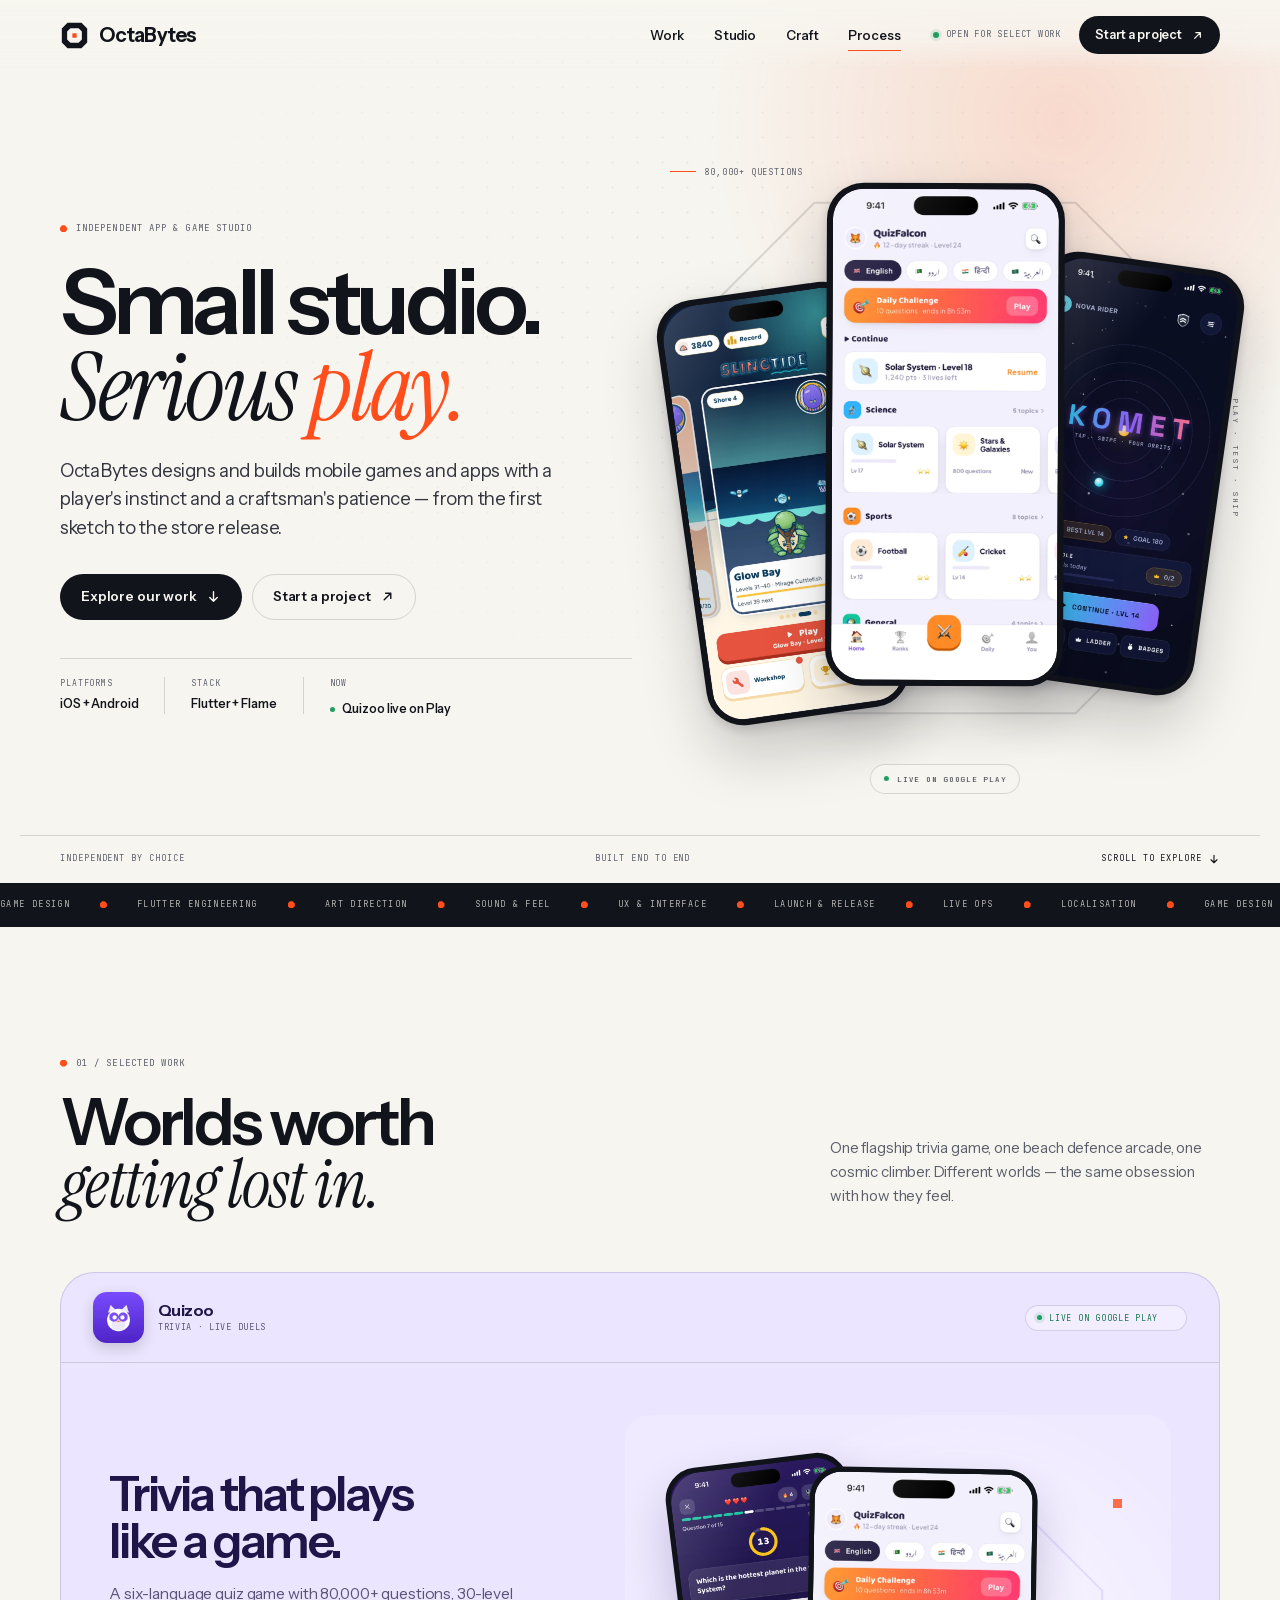
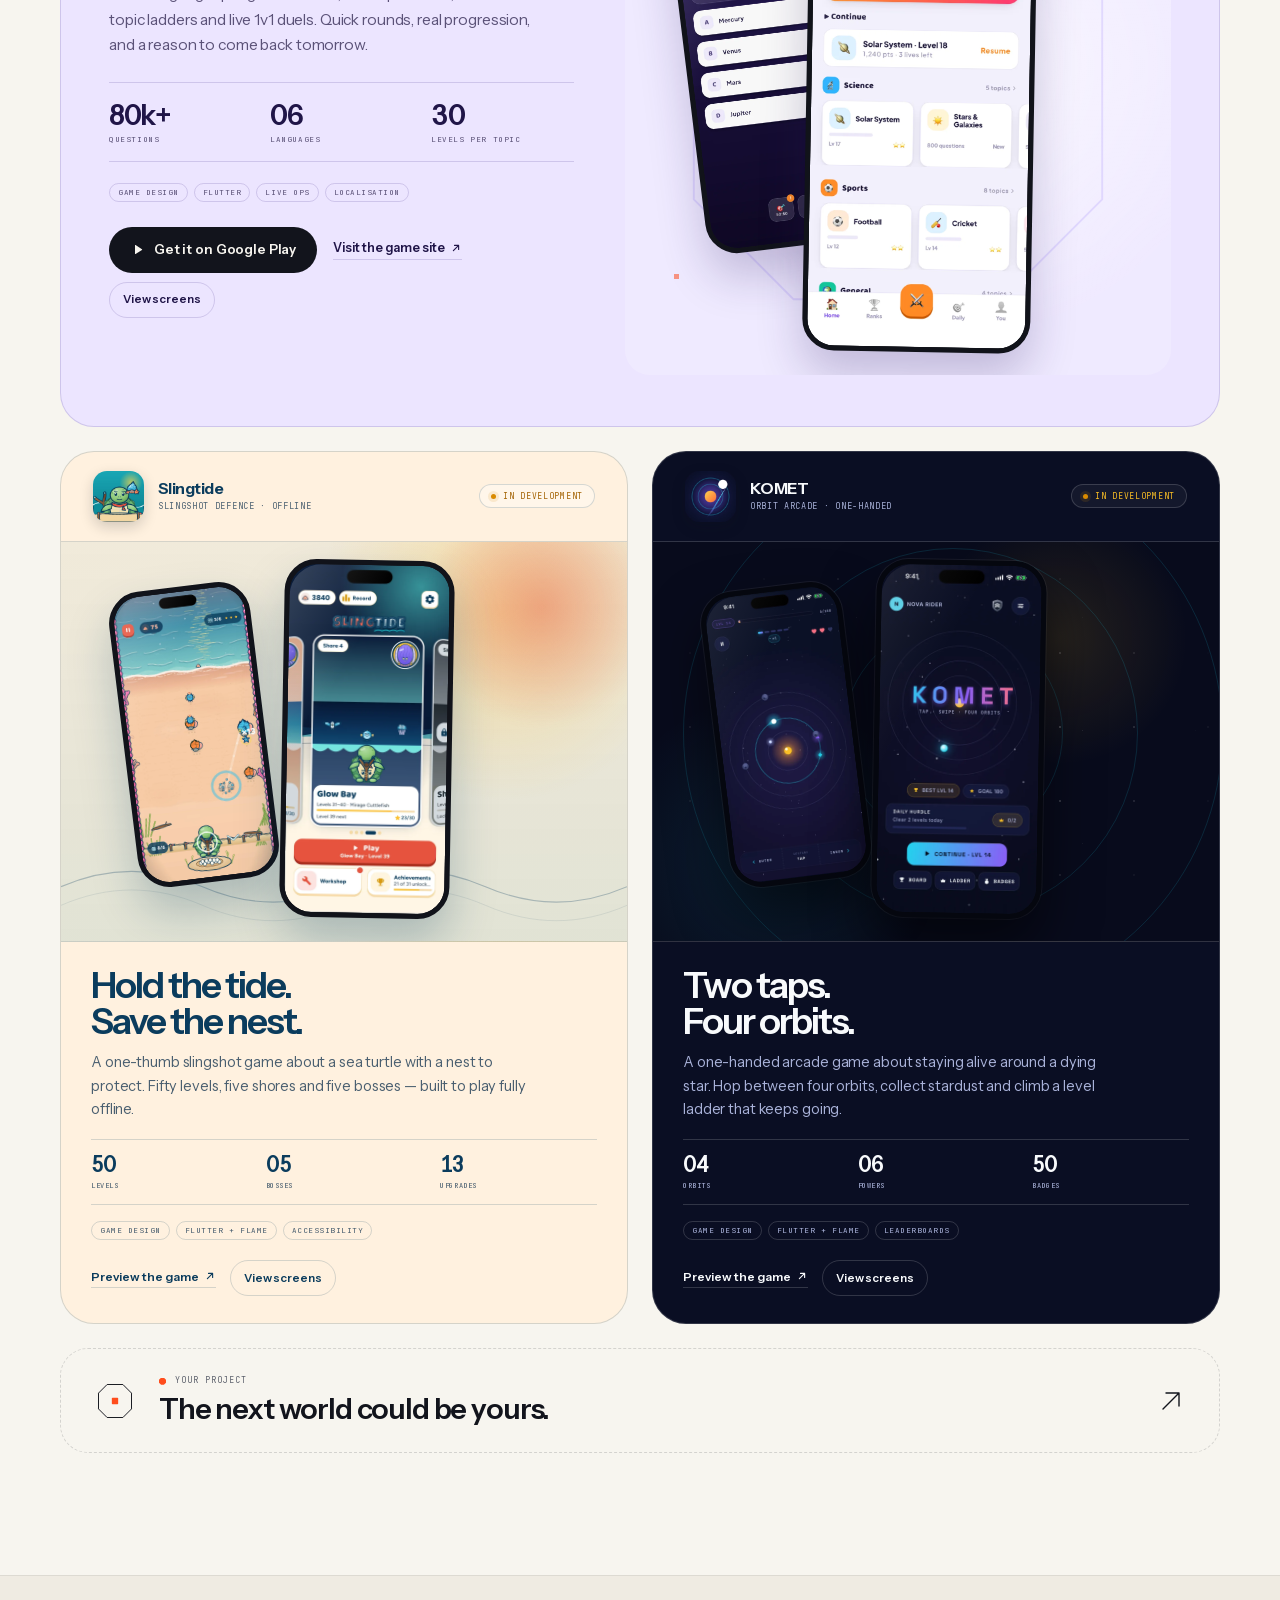
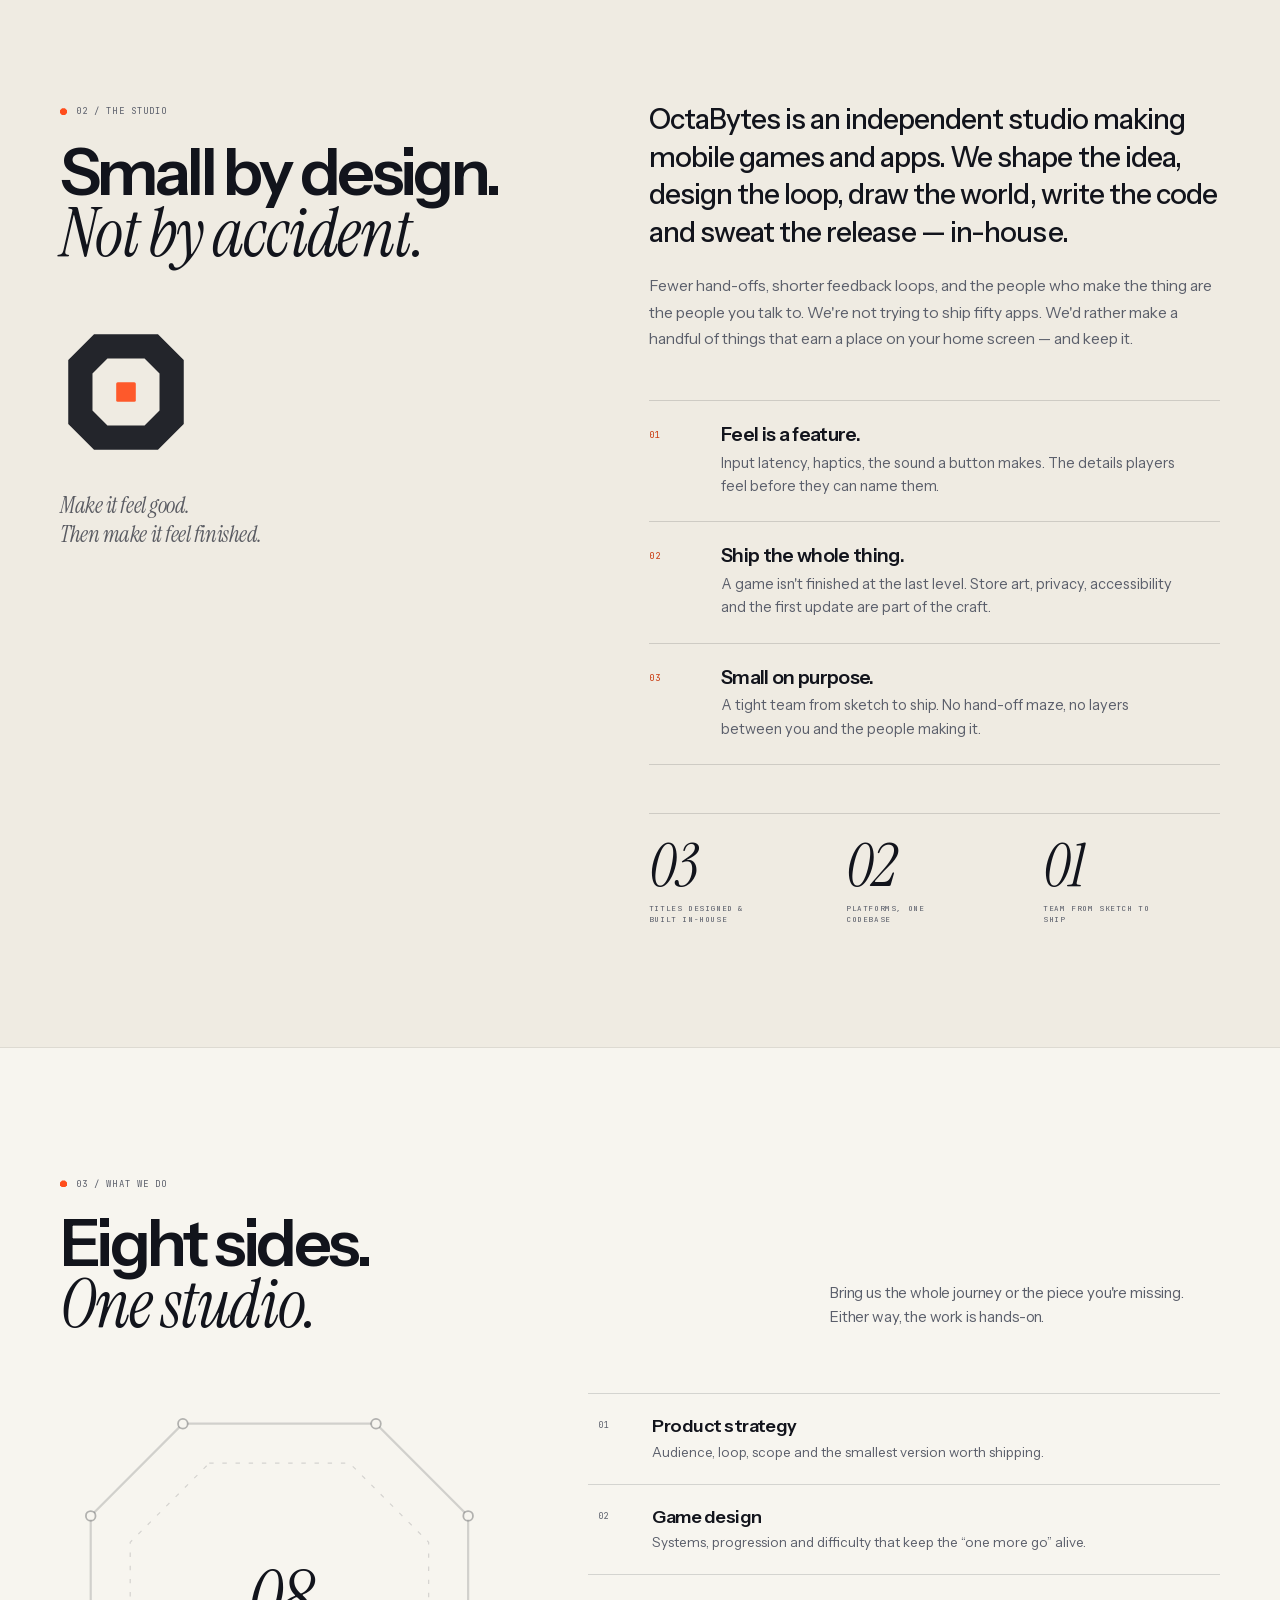
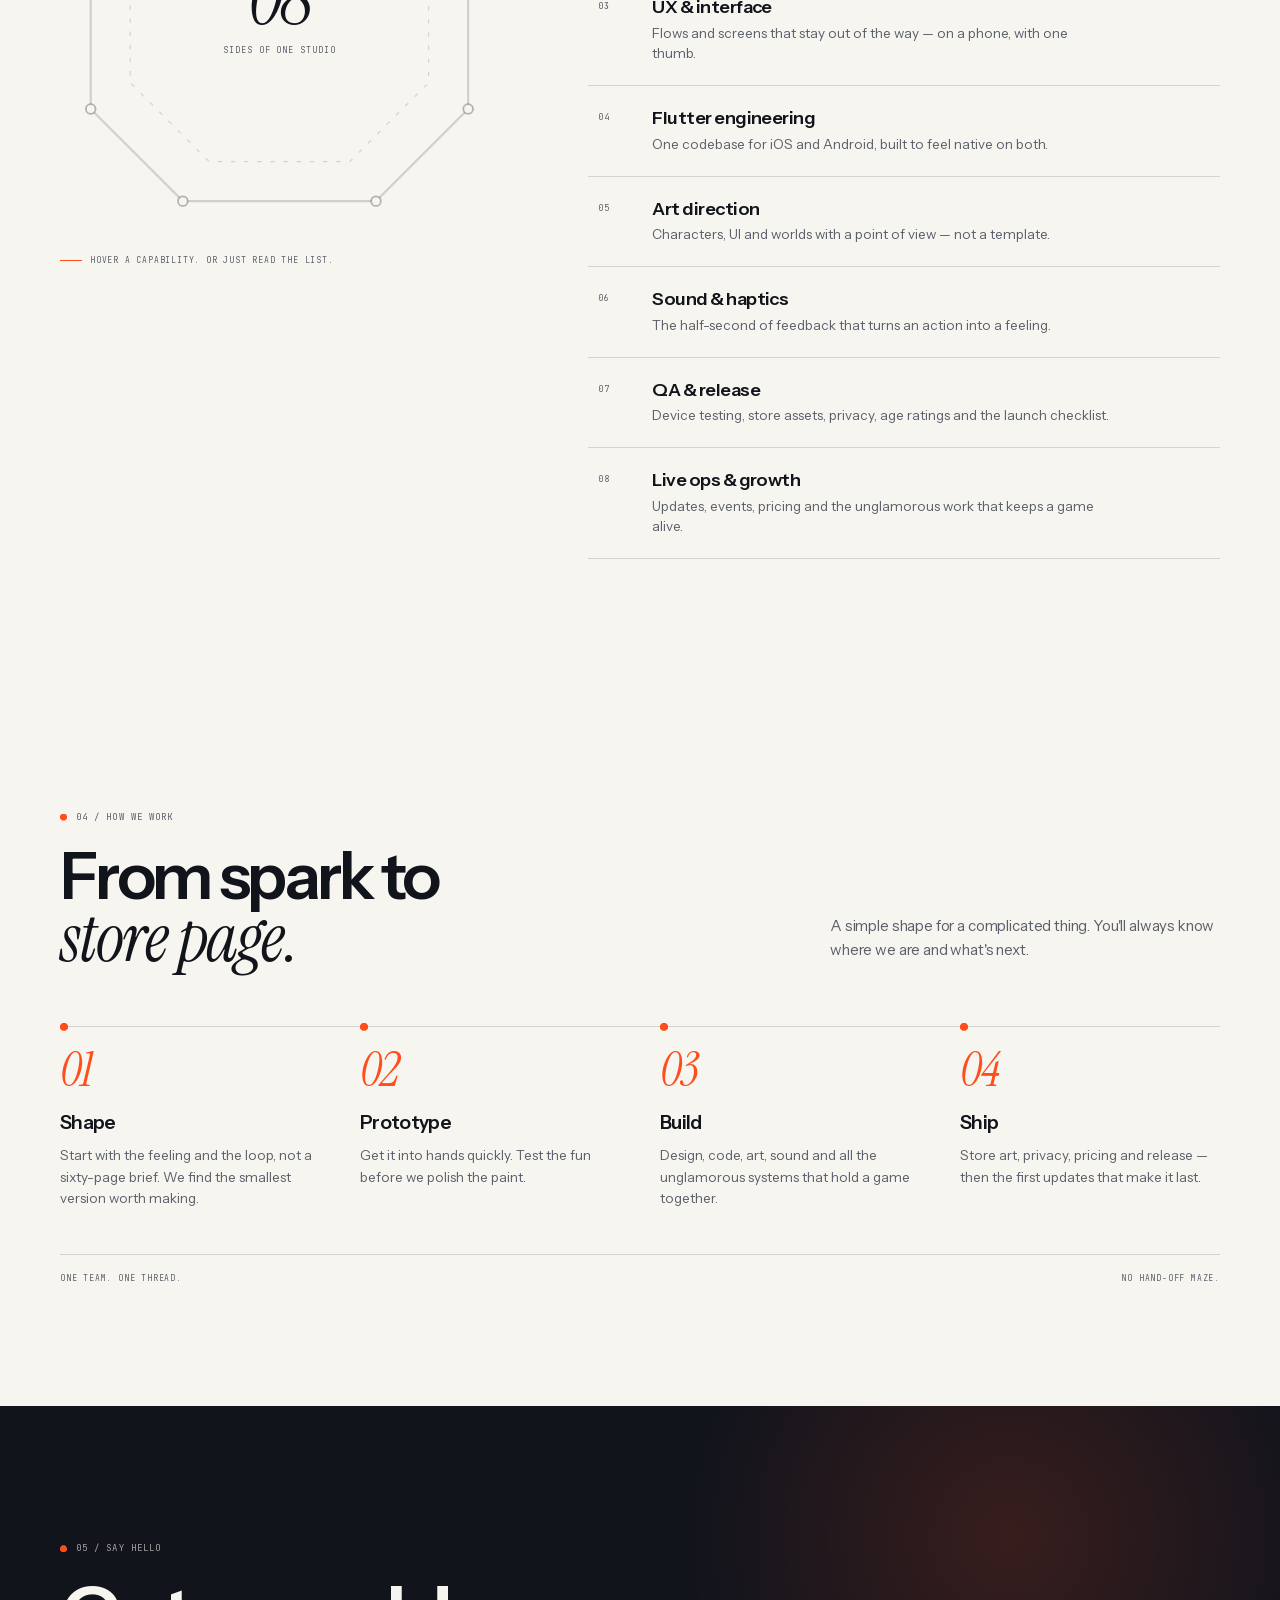
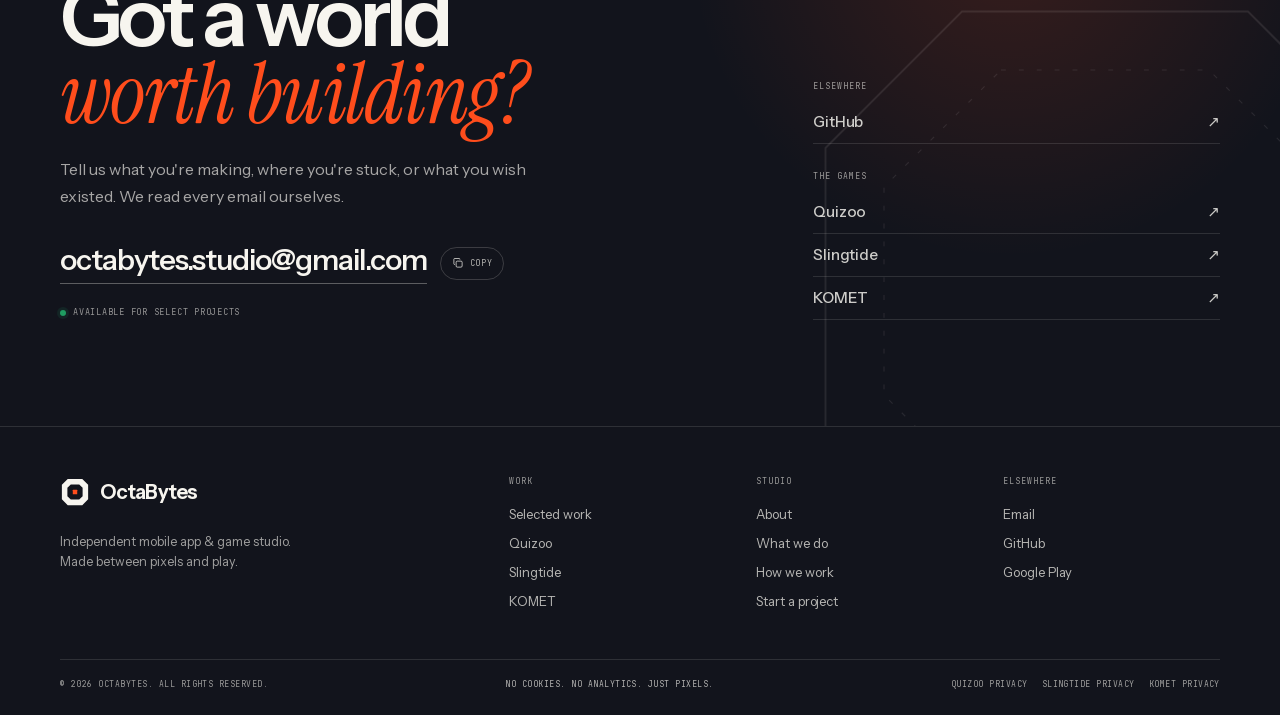
<file: index.html>
<!DOCTYPE html>
<html lang="en-GB">
<head>
  <meta charset="utf-8">
  <meta name="viewport" content="width=device-width, initial-scale=1">
  <title>OctaBytes — Independent app &amp; game studio</title>
  <meta name="description" content="OctaBytes is an independent studio designing and building mobile games and apps — maker of Quizoo, Slingtide and KOMET.">
  <link rel="canonical" href="https://octabytes-studio.github.io/">
  <meta name="theme-color" content="#F7F5EF">
  <meta name="color-scheme" content="light">
  <meta name="author" content="OctaBytes">

  <meta property="og:type" content="website">
  <meta property="og:locale" content="en_GB">
  <meta property="og:site_name" content="OctaBytes">
  <meta property="og:title" content="OctaBytes — Small studio. Serious play.">
  <meta property="og:description" content="An independent studio designing and building mobile games and apps. Meet Quizoo, Slingtide and KOMET.">
  <meta property="og:url" content="https://octabytes-studio.github.io/">
  <meta property="og:image" content="https://octabytes-studio.github.io/assets/img/og.png">
  <meta property="og:image:width" content="1200">
  <meta property="og:image:height" content="630">
  <meta property="og:image:alt" content="OctaBytes — Small studio. Serious play.">
  <meta name="twitter:card" content="summary_large_image">
  <meta name="twitter:title" content="OctaBytes — Small studio. Serious play.">
  <meta name="twitter:description" content="An independent studio designing and building mobile games and apps. Meet Quizoo, Slingtide and KOMET.">
  <meta name="twitter:image" content="https://octabytes-studio.github.io/assets/img/og.png">

  <link rel="icon" href="/assets/img/favicon.svg" type="image/svg+xml">
  <link rel="icon" href="/assets/img/favicon-32.png" sizes="32x32" type="image/png">
  <link rel="icon" href="/assets/img/favicon-16.png" sizes="16x16" type="image/png">
  <link rel="apple-touch-icon" href="/assets/img/apple-touch-icon.png">
  <link rel="manifest" href="/site.webmanifest">

  <link rel="preload" href="/assets/fonts/instrument-sans.woff2" as="font" type="font/woff2" crossorigin>
  <link rel="preload" href="/assets/fonts/instrument-serif-italic.woff2" as="font" type="font/woff2" crossorigin>
  <link rel="preload" href="/assets/work/quizoo-home.webp" as="image" type="image/webp" fetchpriority="high">
  <link rel="stylesheet" href="/assets/css/site.css">

  <script>document.documentElement.classList.add('js');</script>
  <script type="application/ld+json">
  {
    "@context": "https://schema.org",
    "@type": "Organization",
    "name": "OctaBytes",
    "url": "https://octabytes-studio.github.io/",
    "email": "octabytes.studio@gmail.com",
    "description": "Independent mobile app and game studio. Maker of Quizoo, Slingtide and KOMET.",
    "sameAs": ["https://github.com/octabytes-studio"],
    "makesOffer": [
      { "@type": "Offer", "itemOffered": { "@type": "Service", "name": "Mobile game design and development" } },
      { "@type": "Offer", "itemOffered": { "@type": "Service", "name": "Flutter app and game engineering" } },
      { "@type": "Offer", "itemOffered": { "@type": "Service", "name": "Product design, art direction and launch support" } }
    ]
  }
  </script>
</head>
<body>
  <a class="skip-link" href="#main">Skip to content</a>

  <header class="site-header" id="site-header">
    <div class="container nav">
      <a class="brand" href="/" aria-label="OctaBytes home">
        <svg class="brand-mark" viewBox="0 0 512 512" aria-hidden="true" focusable="false">
          <path fill="currentColor" fill-rule="evenodd" d="M132 32h248l100 100v248L380 480H132L32 380V132L132 32Zm52 94h144l58 58v144l-58 58H184l-58-58V184l58-58Z"/>
          <rect x="218" y="218" width="76" height="76" rx="6" fill="#FF4D1C"/>
        </svg>
        <span class="brand-word">OctaBytes</span>
      </a>

      <nav class="nav-links" aria-label="Primary">
        <a href="#work">Work</a>
        <a href="#studio">Studio</a>
        <a href="#craft">Craft</a>
        <a href="#process">Process</a>
      </nav>

      <div class="nav-actions">
        <span class="availability"><span class="availability-dot"></span>Open for select work</span>
        <a class="button button--small nav-cta" href="#contact">Start a project
          <svg viewBox="0 0 16 16" aria-hidden="true"><path d="M4.5 11.5 11.5 4.5M6 4.5h5.5V10" fill="none" stroke="currentColor" stroke-width="1.5" stroke-linecap="round" stroke-linejoin="round"/></svg>
        </a>
        <button class="menu-toggle" type="button" aria-expanded="false" aria-controls="mobile-nav" aria-label="Open menu">
          <span></span><span></span>
        </button>
      </div>
    </div>

    <nav class="mobile-nav" id="mobile-nav" aria-label="Mobile" hidden>
      <a href="#work"><span>01</span>Work</a>
      <a href="#studio"><span>02</span>Studio</a>
      <a href="#craft"><span>03</span>Craft</a>
      <a href="#process"><span>04</span>Process</a>
      <a href="#contact"><span>05</span>Say hello</a>
      <div class="mobile-nav-foot">
        <a class="button" href="#contact">Start a project
          <svg viewBox="0 0 16 16" aria-hidden="true"><path d="M4.5 11.5 11.5 4.5M6 4.5h5.5V10" fill="none" stroke="currentColor" stroke-width="1.5" stroke-linecap="round" stroke-linejoin="round"/></svg>
        </a>
        <a class="mobile-email" href="mailto:octabytes.studio@gmail.com">octabytes.studio@gmail.com</a>
      </div>
    </nav>
  </header>
  <div class="nav-backdrop" hidden></div>

  <main id="main">
    <section class="hero" aria-labelledby="hero-title">
      <div class="hero-bg" aria-hidden="true">
        <span class="hero-glow"></span>
        <span class="hero-dots"></span>
      </div>

      <div class="container hero-grid">
        <div class="hero-copy">
          <p class="eyebrow hero-load hero-load--1"><span class="eyebrow-mark"></span>Independent app &amp; game studio</p>
          <h1 id="hero-title" class="hero-load hero-load--2">Small studio.<span class="h1-accent">Serious <span class="accent">play.</span></span></h1>
          <p class="lede hero-load hero-load--3">OctaBytes designs and builds mobile games and apps with a player's instinct and a craftsman's patience — from the first sketch to the store release.</p>
          <div class="hero-actions hero-load hero-load--4">
            <a class="button" href="#work">Explore our work
              <svg viewBox="0 0 16 16" aria-hidden="true"><path d="M8 3v10M4 9l4 4 4-4" fill="none" stroke="currentColor" stroke-width="1.5" stroke-linecap="round" stroke-linejoin="round"/></svg>
            </a>
            <a class="button button--ghost" href="#contact">Start a project
              <svg viewBox="0 0 16 16" aria-hidden="true"><path d="M4.5 11.5 11.5 4.5M6 4.5h5.5V10" fill="none" stroke="currentColor" stroke-width="1.5" stroke-linecap="round" stroke-linejoin="round"/></svg>
            </a>
          </div>
          <dl class="hero-facts hero-load hero-load--5">
            <div><dt>Platforms</dt><dd>iOS + Android</dd></div>
            <div><dt>Stack</dt><dd>Flutter + Flame</dd></div>
            <div><dt>Now</dt><dd class="fact-live"><span class="live-dot"></span>Quizoo live on Play</dd></div>
          </dl>
        </div>

        <div class="hero-art hero-load hero-load--art" role="group" aria-label="Screens from Quizoo, Slingtide and KOMET">
          <svg class="hero-octa" viewBox="0 0 200 200" aria-hidden="true" focusable="false">
            <path d="M56 14H144L186 56V144L144 186H56L14 144V56Z" fill="none" stroke="currentColor" stroke-width=".7"/>
            <path d="M68 32H132L168 68V132L132 168H68L32 132V68Z" fill="none" stroke="currentColor" stroke-width=".45" stroke-dasharray="1.5 3"/>
          </svg>
          <span class="hero-orbit" aria-hidden="true"></span>

          <figure class="device device--left">
            <img src="/assets/work/slingtide-home.webp" width="644" height="1400" alt="">
          </figure>
          <figure class="device device--right">
            <img src="/assets/work/komet-home.webp" width="644" height="1400" alt="">
          </figure>
          <figure class="device device--front">
            <img src="/assets/work/quizoo-home.webp" width="644" height="1400" alt="Quizoo home screen showing the daily challenge, language picker and topic rails">
          </figure>

          <span class="art-note art-note--a" aria-hidden="true"><i></i>80,000+ questions</span>
          <span class="art-vertical" aria-hidden="true">Play · test · ship</span>
          <span class="art-chip" aria-hidden="true"><span class="live-dot"></span>Live on Google Play</span>
        </div>
      </div>

      <div class="container hero-foot">
        <span>Independent by choice</span>
        <span>Built end to end</span>
        <a href="#work">Scroll to explore
          <svg viewBox="0 0 16 16" aria-hidden="true"><path d="M8 3v10M4 9l4 4 4-4" fill="none" stroke="currentColor" stroke-width="1.5" stroke-linecap="round" stroke-linejoin="round"/></svg>
        </a>
      </div>
    </section>

    <div class="ticker" aria-hidden="true">
      <div class="ticker-track">
        <div class="ticker-group">
          <span>Game design <i class="ticker-sep"></i></span>
          <span>Flutter engineering <i class="ticker-sep"></i></span>
          <span>Art direction <i class="ticker-sep"></i></span>
          <span>Sound &amp; feel <i class="ticker-sep"></i></span>
          <span>UX &amp; interface <i class="ticker-sep"></i></span>
          <span>Launch &amp; release <i class="ticker-sep"></i></span>
          <span>Live ops <i class="ticker-sep"></i></span>
          <span>Localisation <i class="ticker-sep"></i></span>
        </div>
        <div class="ticker-group">
          <span>Game design <i class="ticker-sep"></i></span>
          <span>Flutter engineering <i class="ticker-sep"></i></span>
          <span>Art direction <i class="ticker-sep"></i></span>
          <span>Sound &amp; feel <i class="ticker-sep"></i></span>
          <span>UX &amp; interface <i class="ticker-sep"></i></span>
          <span>Launch &amp; release <i class="ticker-sep"></i></span>
          <span>Live ops <i class="ticker-sep"></i></span>
          <span>Localisation <i class="ticker-sep"></i></span>
        </div>
      </div>
    </div>

    <section class="section work" id="work" aria-labelledby="work-title">
      <div class="container">
        <header class="section-head" data-reveal>
          <div>
            <p class="kicker">01 / Selected work</p>
            <h2 id="work-title">Worlds worth<br><span class="serif">getting lost in.</span></h2>
          </div>
          <p class="section-intro">One flagship trivia game, one beach defence arcade, one cosmic climber. Different worlds — the same obsession with how they feel.</p>
        </header>

        <article class="project project--quizoo" aria-labelledby="quizoo-title" data-reveal>
          <div class="project-top">
            <img class="project-icon" src="/assets/img/icon-quizoo.webp" width="52" height="52" alt="" loading="lazy">
            <div class="project-id">
              <p class="project-name">Quizoo</p>
              <p class="project-cat">Trivia · Live duels</p>
            </div>
            <a class="project-status project-status--live" href="https://play.google.com/store/apps/details?id=com.quizoo.play" target="_blank" rel="noopener">
              <span class="status-dot"></span>Live on Google Play
              <svg viewBox="0 0 16 16" aria-hidden="true"><path d="M4.5 11.5 11.5 4.5M6 4.5h5.5V10" fill="none" stroke="currentColor" stroke-width="1.5" stroke-linecap="round" stroke-linejoin="round"/></svg>
            </a>
          </div>

          <div class="project-body">
            <div class="project-copy">
              <h3 id="quizoo-title" class="project-title">Trivia that plays<br>like a game.</h3>
              <p class="project-desc">A six-language quiz game with 80,000+ questions, 30-level topic ladders and live 1v1 duels. Quick rounds, real progression, and a reason to come back tomorrow.</p>

              <ul class="stats" aria-label="Quizoo at a glance">
                <li><b>80k+</b><span>Questions</span></li>
                <li><b>06</b><span>Languages</span></li>
                <li><b>30</b><span>Levels per topic</span></li>
              </ul>

              <ul class="tags" aria-label="Disciplines">
                <li>Game design</li><li>Flutter</li><li>Live ops</li><li>Localisation</li>
              </ul>

              <div class="project-actions">
                <a class="button button--play" href="https://play.google.com/store/apps/details?id=com.quizoo.play" target="_blank" rel="noopener">
                  <svg class="play-icon" viewBox="0 0 24 24" aria-hidden="true"><path d="M8 5.3v13.4c0 .5.5.8.9.6l10.2-6.7a.7.7 0 0 0 0-1.2L8.9 4.7c-.4-.2-.9.1-.9.6Z" fill="currentColor"/></svg>
                  Get it on Google Play
                </a>
                <a class="text-link" href="https://octabytes-studio.github.io/quizoo/" target="_blank" rel="noopener">Visit the game site
                  <svg viewBox="0 0 16 16" aria-hidden="true"><path d="M4.5 11.5 11.5 4.5M6 4.5h5.5V10" fill="none" stroke="currentColor" stroke-width="1.5" stroke-linecap="round" stroke-linejoin="round"/></svg>
                </a>
                <button class="button button--ghost gallery-trigger" type="button" data-gallery="quizoo">View screens</button>
              </div>
            </div>

            <div class="project-art project-art--quizoo">
              <svg class="art-octa" viewBox="0 0 200 200" aria-hidden="true"><path d="M56 14H144L186 56V144L144 186H56L14 144V56Z" fill="none" stroke="currentColor" stroke-width=".8"/></svg>
              <span class="art-block art-block--a" aria-hidden="true"></span>
              <span class="art-block art-block--b" aria-hidden="true"></span>
              <figure class="device device--back">
                <img src="/assets/work/quizoo-play.webp" width="644" height="1400" alt="" loading="lazy">
              </figure>
              <figure class="device device--front">
                <img src="/assets/work/quizoo-home.webp" width="644" height="1400" alt="Quizoo home screen showing daily challenge and topic rails" loading="lazy">
              </figure>
            </div>
          </div>

          <template data-gallery="quizoo">
            <span data-src="/assets/work/quizoo-home.webp" data-caption="Home — daily challenge, six languages and topic rails" data-alt="Quizoo home screen"></span>
            <span data-src="/assets/work/quizoo-play.webp" data-caption="Play — a timed trivia round with four answer options" data-alt="Quizoo trivia question screen"></span>
            <span data-src="/assets/work/quizoo-ranks.webp" data-caption="Ranks — weekly and all-time leaderboards" data-alt="Quizoo leaderboard screen"></span>
          </template>
        </article>

        <div class="project-grid">
          <article class="project project--compact project--slingtide" aria-labelledby="slingtide-title" data-reveal>
            <div class="project-top">
              <img class="project-icon" src="/assets/img/icon-slingtide.webp" width="52" height="52" alt="" loading="lazy">
              <div class="project-id">
                <p class="project-name">Slingtide</p>
                <p class="project-cat">Slingshot defence · Offline</p>
              </div>
              <span class="project-status project-status--dev"><span class="status-dot"></span>In development</span>
            </div>

            <div class="project-art project-art--slingtide">
              <span class="sling-sun" aria-hidden="true"></span>
              <svg class="sling-wave" viewBox="0 0 600 120" preserveAspectRatio="none" aria-hidden="true">
                <path d="M0 62c50-22 100-22 150 0s100 22 150 0 100-22 150 0 100 22 150 0" fill="none" stroke="currentColor" stroke-width="1.2"/>
                <path d="M0 82c50-22 100-22 150 0s100 22 150 0 100-22 150 0 100 22 150 0" fill="none" stroke="currentColor" stroke-width=".7" opacity=".5"/>
              </svg>
              <figure class="device device--back">
                <img src="/assets/work/slingtide-play.webp" width="644" height="1400" alt="" loading="lazy">
              </figure>
              <figure class="device device--front">
                <img src="/assets/work/slingtide-home.webp" width="644" height="1400" alt="Slingtide home screen showing the Glow Bay shore" loading="lazy">
              </figure>
            </div>

            <div class="project-body">
              <div class="project-copy">
                <h3 id="slingtide-title" class="project-title">Hold the tide.<br>Save the nest.</h3>
                <p class="project-desc">A one-thumb slingshot game about a sea turtle with a nest to protect. Fifty levels, five shores and five bosses — built to play fully offline.</p>
                <ul class="stats" aria-label="Slingtide at a glance">
                  <li><b>50</b><span>Levels</span></li>
                  <li><b>05</b><span>Bosses</span></li>
                  <li><b>13</b><span>Upgrades</span></li>
                </ul>
                <ul class="tags" aria-label="Disciplines">
                  <li>Game design</li><li>Flutter + Flame</li><li>Accessibility</li>
                </ul>
                <div class="project-actions">
                  <a class="text-link" href="https://octabytes-studio.github.io/slingtide/" target="_blank" rel="noopener">Preview the game
                    <svg viewBox="0 0 16 16" aria-hidden="true"><path d="M4.5 11.5 11.5 4.5M6 4.5h5.5V10" fill="none" stroke="currentColor" stroke-width="1.5" stroke-linecap="round" stroke-linejoin="round"/></svg>
                  </a>
                  <button class="button button--ghost gallery-trigger" type="button" data-gallery="slingtide">View screens</button>
                </div>
              </div>
            </div>

            <template data-gallery="slingtide">
              <span data-src="/assets/work/slingtide-home.webp" data-caption="Home — five shores, one nest to defend" data-alt="Slingtide home screen"></span>
              <span data-src="/assets/work/slingtide-play.webp" data-caption="Play — pull, aim and pop the beach critters" data-alt="Slingtide gameplay screen"></span>
              <span data-src="/assets/work/slingtide-workshop.webp" data-caption="Workshop — thirteen upgrades across the run" data-alt="Slingtide workshop screen"></span>
            </template>
          </article>

          <article class="project project--compact project--komet" aria-labelledby="komet-title" data-reveal>
            <div class="project-top">
              <img class="project-icon" src="/assets/img/icon-komet.webp" width="52" height="52" alt="" loading="lazy">
              <div class="project-id">
                <p class="project-name">KOMET</p>
                <p class="project-cat">Orbit arcade · One-handed</p>
              </div>
              <span class="project-status project-status--dev"><span class="status-dot"></span>In development</span>
            </div>

            <div class="project-art project-art--komet">
              <span class="komet-orbit komet-orbit--1" aria-hidden="true"></span>
              <span class="komet-orbit komet-orbit--2" aria-hidden="true"></span>
              <span class="komet-orbit komet-orbit--3" aria-hidden="true"></span>
              <span class="komet-star" aria-hidden="true"></span>
              <figure class="device device--back">
                <img src="/assets/work/komet-play.webp" width="644" height="1400" alt="" loading="lazy">
              </figure>
              <figure class="device device--front">
                <img src="/assets/work/komet-home.webp" width="644" height="1400" alt="KOMET home screen showing four orbit rings" loading="lazy">
              </figure>
            </div>

            <div class="project-body">
              <div class="project-copy">
                <h3 id="komet-title" class="project-title">Two taps.<br>Four orbits.</h3>
                <p class="project-desc">A one-handed arcade game about staying alive around a dying star. Hop between four orbits, collect stardust and climb a level ladder that keeps going.</p>
                <ul class="stats" aria-label="KOMET at a glance">
                  <li><b>04</b><span>Orbits</span></li>
                  <li><b>06</b><span>Powers</span></li>
                  <li><b>50</b><span>Badges</span></li>
                </ul>
                <ul class="tags" aria-label="Disciplines">
                  <li>Game design</li><li>Flutter + Flame</li><li>Leaderboards</li>
                </ul>
                <div class="project-actions">
                  <a class="text-link" href="https://octabytes-studio.github.io/komet/" target="_blank" rel="noopener">Preview the game
                    <svg viewBox="0 0 16 16" aria-hidden="true"><path d="M4.5 11.5 11.5 4.5M6 4.5h5.5V10" fill="none" stroke="currentColor" stroke-width="1.5" stroke-linecap="round" stroke-linejoin="round"/></svg>
                  </a>
                  <button class="button button--ghost gallery-trigger" type="button" data-gallery="komet">View screens</button>
                </div>
              </div>
            </div>

            <template data-gallery="komet">
              <span data-src="/assets/work/komet-home.webp" data-caption="Home — pick your orbit and chase the next level" data-alt="KOMET home screen"></span>
              <span data-src="/assets/work/komet-play.webp" data-caption="Play — hop orbits, dodge asteroids, collect stardust" data-alt="KOMET gameplay screen"></span>
              <span data-src="/assets/work/komet-leaderboard.webp" data-caption="Leaderboard — levels are your rank" data-alt="KOMET leaderboard screen"></span>
            </template>
          </article>
        </div>

        <a class="next-project" href="#contact" data-reveal>
          <span class="next-mark" aria-hidden="true">
            <svg viewBox="0 0 64 64"><path d="M20.5 8h23L56 20.5v23L43.5 56h-23L8 43.5v-23L20.5 8Z" fill="none" stroke="currentColor" stroke-width="1.4"/><rect x="27.4" y="27.4" width="9.2" height="9.2" rx="1" fill="#FF4D1C"/></svg>
          </span>
          <span class="next-copy">
            <span class="kicker">Your project</span>
            <span class="next-title">The next world could be yours.</span>
          </span>
          <span class="next-arrow" aria-hidden="true">
            <svg viewBox="0 0 32 32"><path d="M8 24 24 8M11 8h13v13" fill="none" stroke="currentColor" stroke-width="1.4" stroke-linecap="round" stroke-linejoin="round"/></svg>
          </span>
        </a>
      </div>
    </section>

    <section class="section studio" id="studio" aria-labelledby="studio-title">
      <div class="container studio-grid">
        <div class="studio-sticky" data-reveal>
          <p class="kicker">02 / The studio</p>
          <h2 id="studio-title">Small by design.<br><span class="serif">Not by accident.</span></h2>
          <svg class="studio-mark" viewBox="0 0 512 512" aria-hidden="true">
            <path fill="currentColor" fill-rule="evenodd" d="M132 32h248l100 100v248L380 480H132L32 380V132L132 32Zm52 94h144l58 58v144l-58 58H184l-58-58V184l58-58Z"/>
            <rect x="218" y="218" width="76" height="76" rx="6" fill="#FF4D1C"/>
          </svg>
          <p class="studio-note">Make it feel good.<br>Then make it feel finished.</p>
        </div>

        <div class="studio-content" data-reveal>
          <p class="studio-lede">OctaBytes is an independent studio making mobile games and apps. We shape the idea, design the loop, draw the world, write the code and sweat the release — in-house.</p>
          <p>Fewer hand-offs, shorter feedback loops, and the people who make the thing are the people you talk to. We're not trying to ship fifty apps. We'd rather make a handful of things that earn a place on your home screen — and keep it.</p>

          <div class="principles">
            <div class="principle">
              <span class="principle-num">01</span>
              <div><h3>Feel is a feature.</h3><p>Input latency, haptics, the sound a button makes. The details players feel before they can name them.</p></div>
            </div>
            <div class="principle">
              <span class="principle-num">02</span>
              <div><h3>Ship the whole thing.</h3><p>A game isn't finished at the last level. Store art, privacy, accessibility and the first update are part of the craft.</p></div>
            </div>
            <div class="principle">
              <span class="principle-num">03</span>
              <div><h3>Small on purpose.</h3><p>A tight team from sketch to ship. No hand-off maze, no layers between you and the people making it.</p></div>
            </div>
          </div>

          <dl class="studio-stats">
            <div><dt>03</dt><dd>Titles designed &amp; built in-house</dd></div>
            <div><dt>02</dt><dd>Platforms, one codebase</dd></div>
            <div><dt>01</dt><dd>Team from sketch to ship</dd></div>
          </dl>
        </div>
      </div>
    </section>

    <section class="section craft" id="craft" aria-labelledby="craft-title">
      <div class="container">
        <header class="section-head" data-reveal>
          <div>
            <p class="kicker">03 / What we do</p>
            <h2 id="craft-title">Eight sides.<br><span class="serif">One studio.</span></h2>
          </div>
          <p class="section-intro">Bring us the whole journey or the piece you're missing. Either way, the work is hands-on.</p>
        </header>

        <div class="craft-grid">
          <div class="octa-wrap" data-reveal>
            <div class="octa" id="octa">
              <svg class="octa-svg" viewBox="0 0 200 200" aria-hidden="true" focusable="false">
                <path class="octa-base" d="M56 14H144L186 56V144L144 186H56L14 144V56Z"/>
                <path class="octa-inner" d="M68 32H132L168 68V132L132 168H68L32 132V68Z"/>
                <g class="octa-sides">
                  <line data-side="0" x1="60" y1="14" x2="140" y2="14"/>
                  <line data-side="1" x1="146.8" y1="16.8" x2="183.2" y2="53.2"/>
                  <line data-side="2" x1="186" y1="60" x2="186" y2="140"/>
                  <line data-side="3" x1="183.2" y1="146.8" x2="146.8" y2="183.2"/>
                  <line data-side="4" x1="140" y1="186" x2="60" y2="186"/>
                  <line data-side="5" x1="53.2" y1="183.2" x2="16.8" y2="146.8"/>
                  <line data-side="6" x1="14" y1="140" x2="14" y2="60"/>
                  <line data-side="7" x1="16.8" y1="53.2" x2="53.2" y2="16.8"/>
                </g>
                <g class="octa-nodes">
                  <circle cx="56" cy="14" r="2.2"/><circle cx="144" cy="14" r="2.2"/>
                  <circle cx="186" cy="56" r="2.2"/><circle cx="186" cy="144" r="2.2"/>
                  <circle cx="144" cy="186" r="2.2"/><circle cx="56" cy="186" r="2.2"/>
                  <circle cx="14" cy="144" r="2.2"/><circle cx="14" cy="56" r="2.2"/>
                </g>
              </svg>
              <div class="octa-center">
                <span class="octa-num" id="octa-num">08</span>
                <span class="octa-label" id="octa-label">Sides of one studio</span>
              </div>
            </div>
            <p class="octa-hint"><span class="octa-hint-mark"></span>Hover a capability. Or just read the list.</p>
          </div>

          <ol class="capabilities" data-reveal>
            <li class="capability" data-cap="0">
              <span class="cap-num">01</span>
              <div class="cap-body"><h3>Product strategy</h3><p>Audience, loop, scope and the smallest version worth shipping.</p></div>
              <span class="cap-arrow" aria-hidden="true">↗</span>
            </li>
            <li class="capability" data-cap="1">
              <span class="cap-num">02</span>
              <div class="cap-body"><h3>Game design</h3><p>Systems, progression and difficulty that keep the “one more go” alive.</p></div>
              <span class="cap-arrow" aria-hidden="true">↗</span>
            </li>
            <li class="capability" data-cap="2">
              <span class="cap-num">03</span>
              <div class="cap-body"><h3>UX &amp; interface</h3><p>Flows and screens that stay out of the way — on a phone, with one thumb.</p></div>
              <span class="cap-arrow" aria-hidden="true">↗</span>
            </li>
            <li class="capability" data-cap="3">
              <span class="cap-num">04</span>
              <div class="cap-body"><h3>Flutter engineering</h3><p>One codebase for iOS and Android, built to feel native on both.</p></div>
              <span class="cap-arrow" aria-hidden="true">↗</span>
            </li>
            <li class="capability" data-cap="4">
              <span class="cap-num">05</span>
              <div class="cap-body"><h3>Art direction</h3><p>Characters, UI and worlds with a point of view — not a template.</p></div>
              <span class="cap-arrow" aria-hidden="true">↗</span>
            </li>
            <li class="capability" data-cap="5">
              <span class="cap-num">06</span>
              <div class="cap-body"><h3>Sound &amp; haptics</h3><p>The half-second of feedback that turns an action into a feeling.</p></div>
              <span class="cap-arrow" aria-hidden="true">↗</span>
            </li>
            <li class="capability" data-cap="6">
              <span class="cap-num">07</span>
              <div class="cap-body"><h3>QA &amp; release</h3><p>Device testing, store assets, privacy, age ratings and the launch checklist.</p></div>
              <span class="cap-arrow" aria-hidden="true">↗</span>
            </li>
            <li class="capability" data-cap="7">
              <span class="cap-num">08</span>
              <div class="cap-body"><h3>Live ops &amp; growth</h3><p>Updates, events, pricing and the unglamorous work that keeps a game alive.</p></div>
              <span class="cap-arrow" aria-hidden="true">↗</span>
            </li>
          </ol>
        </div>
      </div>
    </section>

    <section class="section process" id="process" aria-labelledby="process-title">
      <div class="container">
        <header class="section-head" data-reveal>
          <div>
            <p class="kicker">04 / How we work</p>
            <h2 id="process-title">From spark to<br><span class="serif">store page.</span></h2>
          </div>
          <p class="section-intro">A simple shape for a complicated thing. You'll always know where we are and what's next.</p>
        </header>

        <ol class="steps" data-reveal>
          <li class="step">
            <span class="step-num">01</span>
            <h3>Shape</h3>
            <p>Start with the feeling and the loop, not a sixty-page brief. We find the smallest version worth making.</p>
          </li>
          <li class="step">
            <span class="step-num">02</span>
            <h3>Prototype</h3>
            <p>Get it into hands quickly. Test the fun before we polish the paint.</p>
          </li>
          <li class="step">
            <span class="step-num">03</span>
            <h3>Build</h3>
            <p>Design, code, art, sound and all the unglamorous systems that hold a game together.</p>
          </li>
          <li class="step">
            <span class="step-num">04</span>
            <h3>Ship</h3>
            <p>Store art, privacy, pricing and release — then the first updates that make it last.</p>
          </li>
        </ol>

        <p class="process-note" data-reveal>
          <span>One team. One thread.</span>
          <span>No hand-off maze.</span>
        </p>
      </div>
    </section>

    <section class="contact" id="contact" aria-labelledby="contact-title">
      <div class="container contact-grid">
        <div class="contact-main" data-reveal>
          <p class="kicker">05 / Say hello</p>
          <h2 id="contact-title">Got a world<br><span class="serif">worth building?</span></h2>
          <p class="contact-lede">Tell us what you're making, where you're stuck, or what you wish existed. We read every email ourselves.</p>

          <div class="email-row">
            <a class="email" href="mailto:octabytes.studio@gmail.com">octabytes.studio@gmail.com</a>
            <button class="copy-btn" type="button" data-copy="octabytes.studio@gmail.com" aria-label="Copy email address">
              <svg viewBox="0 0 16 16" aria-hidden="true"><rect x="5.5" y="5.5" width="8" height="8" rx="1.5" fill="none" stroke="currentColor" stroke-width="1.3"/><path d="M10.5 3.5v-.5a1 1 0 0 0-1-1h-6a1 1 0 0 0-1 1v6a1 1 0 0 0 1 1H4" fill="none" stroke="currentColor" stroke-width="1.3"/></svg>
              Copy
            </button>
          </div>

          <p class="availability contact-availability"><span class="availability-dot"></span>Available for select projects</p>
        </div>

        <div class="contact-side" data-reveal>
          <div class="contact-group">
            <span class="side-label">Elsewhere</span>
            <a href="https://github.com/octabytes-studio" target="_blank" rel="noopener">GitHub <span aria-hidden="true">↗</span></a>
          </div>
          <div class="contact-group">
            <span class="side-label">The games</span>
            <a href="https://octabytes-studio.github.io/quizoo/" target="_blank" rel="noopener">Quizoo <span aria-hidden="true">↗</span></a>
            <a href="https://octabytes-studio.github.io/slingtide/" target="_blank" rel="noopener">Slingtide <span aria-hidden="true">↗</span></a>
            <a href="https://octabytes-studio.github.io/komet/" target="_blank" rel="noopener">KOMET <span aria-hidden="true">↗</span></a>
          </div>
        </div>
      </div>

      <div class="contact-octa" aria-hidden="true">
        <svg viewBox="0 0 200 200"><path d="M56 14H144L186 56V144L144 186H56L14 144V56Z" fill="none" stroke="currentColor" stroke-width=".6"/><path d="M68 32H132L168 68V132L132 168H68L32 132V68Z" fill="none" stroke="currentColor" stroke-width=".35" stroke-dasharray="1.5 4"/></svg>
      </div>
    </section>
  </main>

  <footer class="footer">
    <div class="container">
      <div class="footer-grid">
        <div class="footer-brand">
          <a class="brand" href="/" aria-label="OctaBytes home">
            <svg class="brand-mark" viewBox="0 0 512 512" aria-hidden="true" focusable="false">
              <path fill="currentColor" fill-rule="evenodd" d="M132 32h248l100 100v248L380 480H132L32 380V132L132 32Zm52 94h144l58 58v144l-58 58H184l-58-58V184l58-58Z"/>
              <rect x="218" y="218" width="76" height="76" rx="6" fill="#FF4D1C"/>
            </svg>
            <span class="brand-word">OctaBytes</span>
          </a>
          <p>Independent mobile app &amp; game studio.<br>Made between pixels and play.</p>
        </div>

        <nav class="footer-col" aria-label="Work links">
          <h2>Work</h2>
          <a href="#work">Selected work</a>
          <a href="https://octabytes-studio.github.io/quizoo/" target="_blank" rel="noopener">Quizoo</a>
          <a href="https://octabytes-studio.github.io/slingtide/" target="_blank" rel="noopener">Slingtide</a>
          <a href="https://octabytes-studio.github.io/komet/" target="_blank" rel="noopener">KOMET</a>
        </nav>

        <nav class="footer-col" aria-label="Studio links">
          <h2>Studio</h2>
          <a href="#studio">About</a>
          <a href="#craft">What we do</a>
          <a href="#process">How we work</a>
          <a href="#contact">Start a project</a>
        </nav>

        <nav class="footer-col" aria-label="Elsewhere links">
          <h2>Elsewhere</h2>
          <a href="mailto:octabytes.studio@gmail.com">Email</a>
          <a href="https://github.com/octabytes-studio" target="_blank" rel="noopener">GitHub</a>
          <a href="https://play.google.com/store/apps/details?id=com.quizoo.play" target="_blank" rel="noopener">Google Play</a>
        </nav>
      </div>

      <div class="footer-bottom">
        <p>© <span id="year">2026</span> OctaBytes. All rights reserved.</p>
        <p class="footer-note">No cookies. No analytics. Just pixels.</p>
        <nav class="footer-legal" aria-label="Game policies">
          <a href="https://octabytes-studio.github.io/quizoo/privacy.html" target="_blank" rel="noopener">Quizoo privacy</a>
          <a href="https://octabytes-studio.github.io/slingtide/privacy.html" target="_blank" rel="noopener">Slingtide privacy</a>
          <a href="https://octabytes-studio.github.io/komet/privacy.html" target="_blank" rel="noopener">KOMET privacy</a>
        </nav>
      </div>
    </div>
  </footer>

  <dialog class="lightbox" id="lightbox" aria-labelledby="lightbox-caption">
    <div class="lightbox-inner">
      <button class="lightbox-close" type="button" aria-label="Close gallery">
        <svg viewBox="0 0 24 24" aria-hidden="true"><path d="m6 6 12 12M18 6 6 18" fill="none" stroke="currentColor" stroke-width="1.5" stroke-linecap="round"/></svg>
      </button>
      <button class="lightbox-nav lightbox-prev" type="button" aria-label="Previous screen">
        <svg viewBox="0 0 24 24" aria-hidden="true"><path d="M15 5l-7 7 7 7" fill="none" stroke="currentColor" stroke-width="1.5" stroke-linecap="round" stroke-linejoin="round"/></svg>
      </button>
      <div class="lightbox-stage">
        <img class="lightbox-img" src="[data-uri]" alt="" width="644" height="1400">
        <p class="lightbox-caption" id="lightbox-caption"></p>
        <p class="lightbox-count"></p>
      </div>
      <button class="lightbox-nav lightbox-next" type="button" aria-label="Next screen">
        <svg viewBox="0 0 24 24" aria-hidden="true"><path d="M9 5l7 7-7 7" fill="none" stroke="currentColor" stroke-width="1.5" stroke-linecap="round" stroke-linejoin="round"/></svg>
      </button>
    </div>
  </dialog>

  <div class="toast" id="toast" role="status" aria-live="polite"></div>

  <script src="/assets/js/site.js" defer></script>
</body>
</html>
</file>
<file: assets/css/site.css>
/* =========================================================
   OctaBytes — studio site
   ========================================================= */

@font-face {
  font-family: "Instrument Sans";
  src: url("../fonts/instrument-sans.woff2") format("woff2");
  font-weight: 400 700;
  font-style: normal;
  font-display: swap;
}
@font-face {
  font-family: "Instrument Sans";
  src: url("../fonts/instrument-sans-italic.woff2") format("woff2");
  font-weight: 400 700;
  font-style: italic;
  font-display: swap;
}
@font-face {
  font-family: "Instrument Serif";
  src: url("../fonts/instrument-serif.woff2") format("woff2");
  font-weight: 400;
  font-style: normal;
  font-display: swap;
}
@font-face {
  font-family: "Instrument Serif";
  src: url("../fonts/instrument-serif-italic.woff2") format("woff2");
  font-weight: 400;
  font-style: italic;
  font-display: swap;
}
@font-face {
  font-family: "JetBrains Mono";
  src: url("../fonts/jetbrains-mono.woff2") format("woff2");
  font-weight: 400 500;
  font-style: normal;
  font-display: swap;
}

:root {
  --paper: #f7f5ef;
  --paper-2: #efebe2;
  --ink: #12141c;
  --ink-2: #333641;
  --muted: #5b5f6b;
  --line: rgba(18, 20, 28, 0.15);
  --line-soft: rgba(18, 20, 28, 0.08);
  --accent: #ff4d1c;
  --accent-ink: #c93a0f;
  --green: #1f9d61;
  --amber: #a36100;
  --violet: #6b4bf4;
  --teal: #0b7a88;
  --navy: #0a0e23;
  --container: 1240px;
  --gutter: clamp(20px, 4vw, 40px);
  --r-lg: 34px;
  --r-md: 24px;
  --ease: cubic-bezier(0.22, 1, 0.36, 1);
}

*,
*::before,
*::after {
  box-sizing: border-box;
}

html {
  scroll-behavior: smooth;
  scroll-padding-top: 96px;
  -webkit-text-size-adjust: 100%;
}

body {
  margin: 0;
  background: var(--paper);
  color: var(--ink);
  font-family: "Instrument Sans", ui-sans-serif, system-ui, -apple-system, "Segoe UI", sans-serif;
  font-size: 16px;
  line-height: 1.6;
  font-optical-sizing: auto;
  -webkit-font-smoothing: antialiased;
  text-rendering: optimizeLegibility;
}

body.no-scroll {
  overflow: hidden;
}

img,
svg {
  display: block;
}

img {
  max-width: 100%;
  height: auto;
}

a {
  color: inherit;
}

button {
  font: inherit;
  color: inherit;
}

h1,
h2,
h3,
h4,
p,
dl,
dd,
figure {
  margin: 0;
}

ul,
ol {
  margin: 0;
  padding: 0;
  list-style: none;
}

[hidden] {
  display: none !important;
}

::selection {
  background: var(--accent);
  color: var(--ink);
}

:focus-visible {
  outline: 2px solid var(--accent);
  outline-offset: 3px;
  border-radius: 3px;
}

.sr-only {
  position: absolute;
  width: 1px;
  height: 1px;
  padding: 0;
  margin: -1px;
  overflow: hidden;
  clip: rect(0, 0, 0, 0);
  white-space: nowrap;
  border: 0;
}

.skip-link {
  position: fixed;
  top: 12px;
  left: 12px;
  z-index: 500;
  padding: 12px 18px;
  border-radius: 999px;
  background: var(--ink);
  color: var(--paper);
  font-size: 13px;
  font-weight: 600;
  text-decoration: none;
  transform: translateY(-180%);
  transition: transform 0.25s var(--ease);
}
.skip-link:focus {
  transform: translateY(0);
}

.container {
  width: 100%;
  max-width: var(--container);
  margin-inline: auto;
  padding-inline: var(--gutter);
}

.serif {
  font-family: "Instrument Serif", Georgia, "Times New Roman", serif;
  font-style: italic;
  font-weight: 400;
  letter-spacing: -0.018em;
}

.accent {
  color: var(--accent);
}

/* ---------- Buttons & links ---------- */

.button {
  display: inline-flex;
  align-items: center;
  justify-content: center;
  gap: 9px;
  min-height: 46px;
  padding: 12px 20px;
  border: 1px solid transparent;
  border-radius: 999px;
  background: var(--ink);
  color: var(--paper);
  font-size: 13.5px;
  font-weight: 600;
  letter-spacing: -0.01em;
  line-height: 1;
  text-decoration: none;
  cursor: pointer;
  transition:
    background 0.25s var(--ease),
    color 0.25s var(--ease),
    border-color 0.25s var(--ease),
    transform 0.25s var(--ease);
}

.button svg {
  width: 15px;
  height: 15px;
  flex: none;
  transition: transform 0.25s var(--ease);
}

.button:hover {
  background: var(--accent);
  color: var(--ink);
  transform: translateY(-2px);
}

.button:hover svg {
  transform: translate(2px, -1px);
}

.button:active {
  transform: translateY(0);
}

.button--ghost {
  background: transparent;
  color: var(--ink);
  border-color: var(--line);
}

.button--ghost:hover {
  background: var(--ink);
  color: var(--paper);
  border-color: var(--ink);
}

.button--small {
  min-height: 38px;
  padding: 9px 15px;
  font-size: 12.5px;
}

.button--small svg {
  width: 13px;
  height: 13px;
}

.text-link {
  display: inline-flex;
  align-items: center;
  gap: 5px;
  padding-bottom: 3px;
  border-bottom: 1px solid var(--line);
  color: var(--ink);
  font-size: 12.5px;
  font-weight: 600;
  line-height: 1.3;
  text-decoration: none;
  transition:
    color 0.2s ease,
    border-color 0.2s ease;
}

.text-link svg {
  width: 12px;
  height: 12px;
  transition: transform 0.25s var(--ease);
}

.text-link:hover {
  color: var(--accent-ink);
  border-color: var(--accent);
}

.text-link:hover svg {
  transform: translate(2px, -2px);
}

.play-icon {
  width: 15px !important;
  height: 15px !important;
}

/* ---------- Header ---------- */

.site-header {
  position: fixed;
  inset: 0 0 auto;
  z-index: 100;
  padding-block: 16px;
  background: linear-gradient(to bottom, rgba(247, 245, 239, 0.94) 0%, rgba(247, 245, 239, 0.72) 58%, rgba(247, 245, 239, 0) 100%);
  transition:
    padding 0.3s var(--ease),
    background 0.3s ease,
    border-color 0.3s ease;
}

.site-header.is-scrolled {
  padding-block: 10px;
  background: rgba(247, 245, 239, 0.86);
  -webkit-backdrop-filter: blur(16px);
  backdrop-filter: blur(16px);
  border-bottom: 1px solid var(--line-soft);
}

.nav {
  display: flex;
  align-items: center;
  gap: 28px;
}

.brand {
  display: inline-flex;
  align-items: center;
  gap: 10px;
  color: var(--ink);
  text-decoration: none;
  flex: none;
}

.brand-mark {
  width: 29px;
  height: 29px;
  transition: transform 0.5s var(--ease);
}

.brand:hover .brand-mark {
  transform: rotate(45deg);
}

.brand-word {
  font-size: 20px;
  font-weight: 650;
  letter-spacing: -0.045em;
  line-height: 1;
}

.nav-links {
  display: flex;
  align-items: center;
  gap: 30px;
  margin-left: auto;
}

.nav-links a {
  position: relative;
  padding-block: 4px;
  color: var(--ink);
  font-size: 13px;
  font-weight: 550;
  letter-spacing: -0.01em;
  text-decoration: none;
}

.nav-links a::after {
  content: "";
  position: absolute;
  left: 0;
  right: 100%;
  bottom: -2px;
  height: 1px;
  background: var(--accent);
  transition: right 0.3s var(--ease);
}

.nav-links a:hover::after,
.nav-links a.is-active::after {
  right: 0;
}

.nav-actions {
  display: flex;
  align-items: center;
  gap: 18px;
  margin-left: 4px;
}

.availability {
  display: inline-flex;
  align-items: center;
  gap: 7px;
  color: var(--muted);
  font-family: "JetBrains Mono", ui-monospace, monospace;
  font-size: 8.5px;
  letter-spacing: 0.09em;
  text-transform: uppercase;
  white-space: nowrap;
}

.availability-dot,
.live-dot {
  display: inline-block;
  width: 6px;
  height: 6px;
  border-radius: 50%;
  background: var(--green);
  box-shadow: 0 0 0 3px rgba(31, 157, 97, 0.12);
  flex: none;
}

.menu-toggle {
  display: none;
  width: 42px;
  height: 42px;
  padding: 0;
  border: 1px solid var(--line);
  border-radius: 50%;
  background: transparent;
  cursor: pointer;
  align-items: center;
  justify-content: center;
  flex-direction: column;
  gap: 5px;
}

.menu-toggle span {
  display: block;
  width: 16px;
  height: 1.5px;
  background: var(--ink);
  transition: transform 0.25s var(--ease);
}

.menu-toggle[aria-expanded="true"] span:first-child {
  transform: translateY(3.25px) rotate(45deg);
}

.menu-toggle[aria-expanded="true"] span:last-child {
  transform: translateY(-3.25px) rotate(-45deg);
}

.mobile-nav {
  position: fixed;
  z-index: 110;
  top: 72px;
  left: 16px;
  right: 16px;
  max-height: calc(100dvh - 92px);
  overflow: auto;
  padding: 20px;
  border: 1px solid var(--line);
  border-radius: 26px;
  background: var(--paper);
  box-shadow: 0 30px 80px rgba(18, 20, 28, 0.18);
  opacity: 0;
  transform: translateY(-8px);
  transition:
    opacity 0.25s var(--ease),
    transform 0.25s var(--ease);
}

.mobile-nav.is-open {
  opacity: 1;
  transform: none;
}

.mobile-nav > a {
  display: flex;
  align-items: baseline;
  gap: 16px;
  padding: 15px 4px;
  border-bottom: 1px solid var(--line-soft);
  font-size: clamp(25px, 6vw, 34px);
  font-weight: 600;
  letter-spacing: -0.045em;
  line-height: 1.1;
  text-decoration: none;
}

.mobile-nav > a span {
  font-family: "JetBrains Mono", monospace;
  font-size: 9px;
  font-weight: 400;
  letter-spacing: 0.1em;
  color: var(--accent-ink);
}

.mobile-nav-foot {
  display: flex;
  align-items: center;
  justify-content: space-between;
  gap: 14px;
  flex-wrap: wrap;
  padding-top: 20px;
}

.mobile-email {
  font-size: 12px;
  color: var(--muted);
  text-decoration: none;
}

.nav-backdrop {
  position: fixed;
  z-index: 95;
  inset: 0;
  background: rgba(18, 20, 28, 0.28);
  -webkit-backdrop-filter: blur(3px);
  backdrop-filter: blur(3px);
}

/* ---------- Hero ---------- */

.hero {
  position: relative;
  padding-top: clamp(124px, 11vw, 158px);
  overflow: clip;
}

.hero-bg {
  position: absolute;
  inset: 0;
  pointer-events: none;
  z-index: 0;
}

.hero-glow {
  position: absolute;
  width: 760px;
  height: 760px;
  top: -260px;
  right: -160px;
  background: radial-gradient(circle, rgba(255, 77, 28, 0.16) 0%, rgba(255, 77, 28, 0) 64%);
  filter: blur(10px);
}

.hero-dots {
  position: absolute;
  inset: 0;
  background-image: radial-gradient(rgba(18, 20, 28, 0.16) 1px, transparent 1.1px);
  background-size: 25px 25px;
  opacity: 0.42;
  -webkit-mask-image: radial-gradient(ellipse 80% 70% at 60% 35%, #000 0%, transparent 72%);
  mask-image: radial-gradient(ellipse 80% 70% at 60% 35%, #000 0%, transparent 72%);
}

.hero-grid {
  position: relative;
  z-index: 1;
  display: grid;
  grid-template-columns: minmax(0, 1.02fr) minmax(0, 0.98fr);
  align-items: center;
  gap: clamp(20px, 3vw, 44px);
  min-height: 640px;
  padding-bottom: 34px;
}

.hero-copy {
  position: relative;
  z-index: 2;
  padding-block: 16px 24px;
}

.eyebrow,
.kicker {
  display: inline-flex;
  align-items: center;
  gap: 9px;
  color: var(--muted);
  font-family: "JetBrains Mono", ui-monospace, monospace;
  font-size: 9px;
  font-weight: 400;
  letter-spacing: 0.12em;
  line-height: 1.2;
  text-transform: uppercase;
}

.eyebrow-mark {
  width: 7px;
  height: 7px;
  background: var(--accent);
  clip-path: polygon(30% 0, 70% 0, 100% 30%, 100% 70%, 70% 100%, 30% 100%, 0 70%, 0 30%);
  flex: none;
}

.kicker {
  color: var(--muted);
}

.kicker::before {
  content: "";
  width: 7px;
  height: 7px;
  background: var(--accent);
  clip-path: polygon(30% 0, 70% 0, 100% 30%, 100% 70%, 70% 100%, 30% 100%, 0 70%, 0 30%);
  flex: none;
}

h1 {
  max-width: 680px;
  margin: 22px 0 25px;
  font-size: clamp(47px, 7.1vw, 101px);
  font-weight: 600;
  letter-spacing: -0.06em;
  line-height: 0.89;
  text-wrap: balance;
}

.h1-accent {
  display: block;
  margin-top: 0.03em;
  font-family: "Instrument Serif", Georgia, serif;
  font-style: italic;
  font-weight: 400;
  font-size: 1.05em;
  letter-spacing: -0.025em;
  line-height: 0.9;
}

.lede {
  max-width: 535px;
  color: var(--ink-2);
  font-size: clamp(16px, 1.45vw, 19px);
  line-height: 1.55;
  letter-spacing: -0.015em;
}

.hero-actions {
  display: flex;
  align-items: center;
  gap: 10px;
  flex-wrap: wrap;
  margin-top: 31px;
}

.hero-facts {
  display: flex;
  align-items: flex-start;
  gap: 0;
  max-width: 590px;
  margin-top: 38px;
  padding-top: 18px;
  border-top: 1px solid var(--line);
}

.hero-facts > div {
  padding-right: 26px;
  margin-right: 26px;
  border-right: 1px solid var(--line);
}

.hero-facts > div:last-child {
  padding-right: 0;
  margin-right: 0;
  border-right: 0;
}

.hero-facts dt {
  margin-bottom: 4px;
  color: var(--muted);
  font-family: "JetBrains Mono", monospace;
  font-size: 8px;
  letter-spacing: 0.11em;
  text-transform: uppercase;
}

.hero-facts dd {
  font-size: 12.5px;
  font-weight: 550;
  letter-spacing: -0.01em;
  white-space: nowrap;
}

.fact-live {
  display: inline-flex;
  align-items: center;
  gap: 7px;
}

.fact-live .live-dot {
  width: 5px;
  height: 5px;
  box-shadow: none;
}

.hero-art {
  position: relative;
  height: 660px;
  z-index: 1;
}

.hero-octa {
  position: absolute;
  top: 48%;
  left: 50%;
  width: min(610px, 108%);
  height: auto;
  color: rgba(18, 20, 28, 0.13);
  transform: translate(-50%, -50%);
}

.hero-orbit {
  position: absolute;
  top: 49%;
  left: 50%;
  width: 78%;
  aspect-ratio: 1;
  border: 1px solid rgba(18, 20, 28, 0.08);
  border-radius: 50%;
  transform: translate(-50%, -50%);
  z-index: 0;
}

.device {
  position: absolute;
  overflow: hidden;
  border: 6px solid #11131a;
  border-radius: 37px;
  background: #11131a;
  box-shadow:
    0 28px 60px rgba(18, 20, 28, 0.22),
    0 4px 12px rgba(18, 20, 28, 0.16);
}

.device::after {
  content: "";
  position: absolute;
  inset: 0;
  border-radius: inherit;
  background: linear-gradient(118deg, rgba(255, 255, 255, 0.18) 0%, rgba(255, 255, 255, 0) 32%);
  pointer-events: none;
}

.device img {
  width: 100%;
  height: auto;
  border-radius: 30px;
}

.hero-art .device--front {
  z-index: 4;
  top: 42px;
  left: 50%;
  width: 238px;
  transform: translateX(-50%) rotate(0.25deg);
}

.hero-art .device--left {
  z-index: 1;
  top: 148px;
  left: 2%;
  width: 204px;
  transform: rotate(-8deg);
}

.hero-art .device--right {
  z-index: 2;
  top: 118px;
  right: 0;
  width: 204px;
  transform: rotate(8deg);
}

.art-note {
  position: absolute;
  z-index: 5;
  display: inline-flex;
  align-items: center;
  gap: 8px;
  color: var(--muted);
  font-family: "JetBrains Mono", monospace;
  font-size: 8px;
  letter-spacing: 0.1em;
  line-height: 1.3;
  text-transform: uppercase;
  white-space: nowrap;
}

.art-note i {
  display: inline-block;
  width: 26px;
  height: 1px;
  background: var(--accent);
}

.art-note--a {
  top: 26px;
  left: 0;
}

.art-vertical {
  position: absolute;
  top: 39%;
  right: -22px;
  z-index: 5;
  color: var(--muted);
  font-family: "JetBrains Mono", monospace;
  font-size: 7.5px;
  letter-spacing: 0.22em;
  text-transform: uppercase;
  writing-mode: vertical-rl;
}

.art-chip {
  position: absolute;
  z-index: 6;
  left: 50%;
  bottom: 7px;
  display: inline-flex;
  align-items: center;
  gap: 8px;
  padding: 8px 13px;
  border: 1px solid var(--line);
  border-radius: 999px;
  background: rgba(247, 245, 239, 0.8);
  -webkit-backdrop-filter: blur(8px);
  backdrop-filter: blur(8px);
  color: var(--ink-2);
  font-family: "JetBrains Mono", monospace;
  font-size: 7.5px;
  letter-spacing: 0.1em;
  text-transform: uppercase;
  transform: translateX(-50%);
  white-space: nowrap;
}

.art-chip .live-dot {
  width: 5px;
  height: 5px;
  box-shadow: none;
}

.hero-foot {
  position: relative;
  z-index: 1;
  display: flex;
  align-items: center;
  justify-content: space-between;
  gap: 20px;
  padding-block: 16px 18px;
  border-top: 1px solid var(--line);
  color: var(--muted);
  font-family: "JetBrains Mono", monospace;
  font-size: 8.5px;
  letter-spacing: 0.11em;
  text-transform: uppercase;
}

.hero-foot a {
  display: inline-flex;
  align-items: center;
  gap: 6px;
  color: var(--ink);
  text-decoration: none;
}

.hero-foot a svg {
  width: 12px;
  height: 12px;
  transition: transform 0.25s var(--ease);
}

.hero-foot a:hover svg {
  transform: translateY(3px);
}

/* ---------- Ticker ---------- */

.ticker {
  overflow: hidden;
  background: var(--ink);
  color: rgba(247, 245, 239, 0.72);
  padding-block: 15px;
}

.ticker-track {
  display: flex;
  width: max-content;
  animation: ticker 46s linear infinite;
  will-change: transform;
}

.ticker-group {
  display: flex;
  align-items: center;
  flex: none;
}

.ticker-group > span {
  display: inline-flex;
  align-items: center;
  gap: 30px;
  padding-right: 30px;
  font-family: "JetBrains Mono", monospace;
  font-size: 8.5px;
  letter-spacing: 0.16em;
  text-transform: uppercase;
  white-space: nowrap;
}

.ticker-sep {
  display: inline-block;
  width: 7px;
  height: 7px;
  background: var(--accent);
  clip-path: polygon(30% 0, 70% 0, 100% 30%, 100% 70%, 70% 100%, 30% 100%, 0 70%, 0 30%);
}

@keyframes ticker {
  to {
    transform: translateX(-50%);
  }
}

.ticker:hover .ticker-track {
  animation-play-state: paused;
}

/* ---------- Shared section ---------- */

.section {
  padding-block: clamp(82px, 9.5vw, 132px);
}

.section-head {
  display: grid;
  grid-template-columns: minmax(0, 1.08fr) minmax(0, 0.92fr);
  align-items: end;
  gap: clamp(28px, 5vw, 70px);
  margin-bottom: clamp(36px, 5vw, 58px);
}

.section-head h2 {
  margin-top: 17px;
}

h2 {
  font-size: clamp(40px, 5.1vw, 68px);
  font-weight: 600;
  letter-spacing: -0.055em;
  line-height: 0.94;
  text-wrap: balance;
}

h2 .serif {
  display: inline-block;
  margin-top: 0.015em;
  font-size: 1.035em;
  line-height: 0.9;
}

.section-intro {
  justify-self: end;
  max-width: 390px;
  padding-bottom: 6px;
  color: var(--muted);
  font-size: 15px;
  line-height: 1.6;
  letter-spacing: -0.01em;
}

/* ---------- Work ---------- */

.project {
  --p-soft: #ece5ff;
  --p-ink: #201548;
  --p-muted: #5b5278;
  --p-accent: #6b4bf4;
  --p-line: rgba(62, 40, 139, 0.16);
  position: relative;
  border: 1px solid var(--p-line);
  border-radius: var(--r-lg);
  background: var(--p-soft);
  color: var(--p-ink);
  overflow: hidden;
}

.project--quizoo {
  --p-soft: #ece5ff;
  --p-ink: #201548;
  --p-muted: #5b5278;
  --p-accent: #6b4bf4;
  --p-line: rgba(62, 40, 139, 0.17);
}

.project--slingtide {
  --p-soft: #fff1df;
  --p-ink: #0b3c5d;
  --p-muted: #4a5f70;
  --p-accent: #0b7a88;
  --p-line: rgba(11, 60, 93, 0.17);
}

.project--komet {
  --p-soft: #0a0e23;
  --p-ink: #f8fafc;
  --p-muted: #a9b2d9;
  --p-accent: #22d3ee;
  --p-line: rgba(255, 255, 255, 0.16);
}

.project-top {
  display: flex;
  align-items: center;
  gap: 14px;
  padding: 19px clamp(20px, 3.4vw, 32px);
  border-bottom: 1px solid var(--p-line);
}

.project-icon {
  width: 51px;
  height: 51px;
  border-radius: 14px;
  box-shadow: 0 5px 14px rgba(18, 20, 28, 0.18);
  flex: none;
}

.project-id {
  min-width: 0;
}

.project-name {
  font-size: 16px;
  font-weight: 650;
  letter-spacing: -0.035em;
  line-height: 1.15;
}

.project-cat {
  margin-top: 2px;
  color: var(--p-muted);
  font-family: "JetBrains Mono", monospace;
  font-size: 8.5px;
  letter-spacing: 0.08em;
  text-transform: uppercase;
}

.project-status {
  display: inline-flex;
  align-items: center;
  gap: 7px;
  margin-left: auto;
  padding: 7px 11px;
  border: 1px solid var(--p-line);
  border-radius: 999px;
  background: rgba(255, 255, 255, 0.36);
  color: var(--p-muted);
  font-family: "JetBrains Mono", monospace;
  font-size: 8px;
  letter-spacing: 0.09em;
  line-height: 1;
  text-decoration: none;
  text-transform: uppercase;
  white-space: nowrap;
}

.project-status svg {
  width: 10px;
  height: 10px;
  opacity: 0;
  transform: translate(-3px, 3px);
  transition:
    opacity 0.2s ease,
    transform 0.25s var(--ease);
}

a.project-status:hover svg {
  opacity: 1;
  transform: none;
}

.project-status--live {
  color: #157347;
}

.project-status--live .status-dot {
  width: 5px;
  height: 5px;
  border-radius: 50%;
  background: var(--green);
  box-shadow: 0 0 0 3px rgba(31, 157, 97, 0.13);
  flex: none;
}

.project-status--dev {
  color: var(--amber);
}

.project-status--dev .status-dot {
  width: 5px;
  height: 5px;
  border-radius: 50%;
  background: #d98a00;
  box-shadow: 0 0 0 3px rgba(217, 138, 0, 0.13);
  flex: none;
}

.project--komet .project-status {
  background: rgba(255, 255, 255, 0.045);
}

.project--komet .project-status--dev {
  color: #fbbf24;
}

.project-body {
  display: grid;
  grid-template-columns: minmax(0, 0.92fr) minmax(0, 1.08fr);
  align-items: center;
  gap: clamp(22px, 4vw, 54px);
  padding: clamp(28px, 4vw, 52px) clamp(22px, 4vw, 48px);
}

.project-title {
  max-width: 13ch;
  margin-bottom: 17px;
  font-size: clamp(34px, 3.75vw, 51px);
  font-weight: 600;
  letter-spacing: -0.055em;
  line-height: 0.97;
  text-wrap: balance;
}

.project-desc {
  max-width: 44ch;
  margin-bottom: 24px;
  color: var(--p-muted);
  font-size: 15.5px;
  line-height: 1.65;
  letter-spacing: -0.008em;
}

.stats {
  display: flex;
  align-items: stretch;
  gap: 18px;
  margin-bottom: 21px;
  padding-block: 17px;
  border-top: 1px solid var(--p-line);
  border-bottom: 1px solid var(--p-line);
}

.stats li {
  flex: 1;
  min-width: 0;
}

.stats b {
  display: block;
  font-size: clamp(23px, 2.35vw, 29px);
  font-weight: 600;
  letter-spacing: -0.045em;
  line-height: 1;
  font-variant-numeric: tabular-nums;
}

.stats span {
  display: block;
  margin-top: 5px;
  color: var(--p-muted);
  font-family: "JetBrains Mono", monospace;
  font-size: 7.5px;
  letter-spacing: 0.08em;
  line-height: 1.35;
  text-transform: uppercase;
}

.tags {
  display: flex;
  flex-wrap: wrap;
  gap: 6px;
  margin-bottom: 25px;
}

.tags li {
  padding: 4px 8px;
  border: 1px solid var(--p-line);
  border-radius: 999px;
  color: var(--p-muted);
  font-family: "JetBrains Mono", monospace;
  font-size: 7.5px;
  letter-spacing: 0.07em;
  line-height: 1.2;
  text-transform: uppercase;
}

.project-actions {
  display: flex;
  align-items: center;
  flex-wrap: wrap;
  gap: 9px 16px;
}

.project .button--play {
  background: var(--ink);
  color: var(--paper);
}

.project .button--play:hover {
  background: var(--accent);
  color: var(--ink);
}

.project .button--ghost {
  min-height: 36px;
  padding: 8px 13px;
  border-color: var(--p-line);
  color: var(--p-ink);
  font-size: 11.5px;
}

.project .button--ghost:hover {
  background: var(--p-ink);
  color: var(--p-soft);
  border-color: var(--p-ink);
}

.project .text-link {
  color: var(--p-ink);
  border-color: var(--p-line);
}

.project .text-link:hover {
  color: var(--p-accent);
  border-color: var(--p-accent);
}

.project-art {
  position: relative;
  height: 560px;
  min-width: 0;
  border-radius: 25px;
  background: rgba(255, 255, 255, 0.23);
  overflow: hidden;
  isolation: isolate;
}

.project-art--quizoo {
  background:
    radial-gradient(circle at 62% 45%, rgba(255, 255, 255, 0.7) 0%, rgba(255, 255, 255, 0) 58%),
    rgba(255, 255, 255, 0.2);
}

.art-octa {
  position: absolute;
  top: 50%;
  left: 50%;
  z-index: 0;
  width: 87%;
  height: auto;
  color: rgba(107, 75, 244, 0.14);
  transform: translate(-50%, -50%);
}

.art-block {
  position: absolute;
  z-index: 1;
  background: var(--accent);
  opacity: 0.8;
}

.art-block--a {
  top: 15%;
  right: 9%;
  width: 9px;
  height: 9px;
}

.art-block--b {
  bottom: 17%;
  left: 9%;
  width: 5px;
  height: 5px;
  opacity: 0.55;
}

.project-art .device {
  border-width: 5px;
  border-radius: 32px;
  box-shadow: 0 24px 46px rgba(42, 26, 97, 0.23);
}

.project-art .device img {
  border-radius: 27px;
}

.project-art .device--front {
  z-index: 3;
  bottom: 23px;
  left: 54%;
  width: var(--front-w, 228px);
  transform: translateX(-50%) rotate(1deg);
}

.project-art .device--back {
  z-index: 2;
  top: 44px;
  left: 11%;
  width: var(--back-w, 184px);
  transform: rotate(-7deg);
}


.project-art--slingtide {
  background:
    radial-gradient(circle at 78% 18%, rgba(255, 194, 51, 0.34) 0%, rgba(255, 194, 51, 0) 34%),
    linear-gradient(180deg, rgba(11, 122, 136, 0.06), rgba(11, 122, 136, 0.12));
}

.sling-sun {
  position: absolute;
  z-index: 0;
  top: -60px;
  right: -40px;
  width: 250px;
  height: 250px;
  border-radius: 50%;
  background: radial-gradient(circle, rgba(229, 83, 61, 0.42) 0%, rgba(229, 83, 61, 0) 67%);
  filter: blur(4px);
}

.sling-wave {
  position: absolute;
  z-index: 1;
  inset: auto 0 0;
  width: 100%;
  height: 28%;
  color: rgba(11, 60, 93, 0.28);
}

.project--slingtide .device {
  box-shadow: 0 24px 46px rgba(11, 60, 93, 0.26);
}

.project-art--komet {
  background:
    radial-gradient(circle at 72% 24%, rgba(251, 191, 36, 0.12) 0%, rgba(251, 191, 36, 0) 25%),
    radial-gradient(circle at 20% 80%, rgba(34, 211, 238, 0.1) 0%, rgba(34, 211, 238, 0) 30%),
    #080b1c;
}

.project-art--komet::before {
  content: "";
  position: absolute;
  inset: 0;
  z-index: 0;
  background-image:
    radial-gradient(rgba(255, 255, 255, 0.6) 0.8px, transparent 0.9px),
    radial-gradient(rgba(255, 255, 255, 0.3) 0.7px, transparent 0.8px);
  background-size: 74px 74px, 113px 113px;
  background-position: 0 0, 34px 19px;
  opacity: 0.55;
  -webkit-mask-image: radial-gradient(ellipse at center, #000 0%, transparent 78%);
  mask-image: radial-gradient(ellipse at center, #000 0%, transparent 78%);
}

.komet-orbit {
  position: absolute;
  z-index: 0;
  top: 48%;
  left: 53%;
  border: 1px solid rgba(34, 211, 238, 0.14);
  border-radius: 50%;
  transform: translate(-50%, -50%);
}

.komet-orbit--1 {
  width: 220px;
  height: 220px;
}

.komet-orbit--2 {
  width: 370px;
  height: 370px;
}

.komet-orbit--3 {
  width: 540px;
  height: 540px;
}

.komet-star {
  position: absolute;
  z-index: 0;
  top: 28%;
  left: 18%;
  width: 6px;
  height: 6px;
  border-radius: 50%;
  background: #fbbf24;
  box-shadow:
    0 0 12px 3px rgba(251, 191, 36, 0.32),
    0 0 34px 8px rgba(251, 191, 36, 0.16);
}

.project--komet .device {
  border-color: #05070f;
  background: #05070f;
  box-shadow:
    0 28px 54px rgba(0, 0, 0, 0.55),
    0 0 0 1px rgba(255, 255, 255, 0.07);
}

.project--komet .device::after {
  background: linear-gradient(118deg, rgba(255, 255, 255, 0.08) 0%, rgba(255, 255, 255, 0) 32%);
}


/* Compact cards */

.project-grid {
  display: grid;
  grid-template-columns: repeat(2, minmax(0, 1fr));
  gap: 24px;
  margin-top: 24px;
  align-items: stretch;
}

.project--compact {
  display: flex;
  flex-direction: column;
  height: 100%;
}

.project--compact .project-art {
  height: 400px;
  --front-w: 170px;
  --back-w: 142px;
  border-radius: 0;
  border-bottom: 1px solid var(--p-line);
}

.project--compact .project-body {
  display: flex;
  flex: 1;
  padding: 25px clamp(20px, 3vw, 30px) 27px;
}

.project--compact .project-copy {
  display: flex;
  flex-direction: column;
  width: 100%;
}

.project--compact .project-title {
  margin-bottom: 13px;
  font-size: clamp(29px, 2.9vw, 37px);
}

.project--compact .project-desc {
  margin-bottom: 18px;
  font-size: 14.5px;
  line-height: 1.6;
}

.project--compact .stats {
  margin-bottom: 16px;
  padding-block: 14px;
}

.project--compact .stats b {
  font-size: 22px;
}

.project--compact .stats span {
  font-size: 7px;
}

.project--compact .tags {
  margin-bottom: 20px;
}

.project--compact .project-actions {
  margin-top: auto;
  gap: 9px 14px;
}

.project--compact .text-link {
  font-size: 12px;
}

.next-project {
  display: flex;
  align-items: center;
  gap: 22px;
  margin-top: 24px;
  padding: 27px 32px;
  border: 1px dashed var(--line);
  border-radius: 28px;
  color: var(--ink);
  text-decoration: none;
  transition:
    background 0.3s var(--ease),
    border-color 0.3s var(--ease);
}

.next-project:hover {
  background: rgba(255, 255, 255, 0.45);
  border-color: var(--accent);
}

.next-mark {
  display: inline-flex;
  width: 44px;
  height: 44px;
  color: var(--ink);
  flex: none;
}

.next-mark svg {
  width: 100%;
  height: 100%;
}

.next-copy {
  display: flex;
  flex-direction: column;
  gap: 7px;
}

.next-copy .kicker {
  font-size: 8px;
}

.next-title {
  font-size: clamp(21px, 2.5vw, 29px);
  font-weight: 600;
  letter-spacing: -0.04em;
  line-height: 1.1;
}

.next-arrow {
  margin-left: auto;
  color: var(--ink);
  flex: none;
  transition: transform 0.3s var(--ease);
}

.next-arrow svg {
  width: 32px;
  height: 32px;
}

.next-project:hover .next-arrow {
  transform: translate(3px, -3px);
  color: var(--accent-ink);
}

/* ---------- Studio ---------- */

.studio {
  background: var(--paper-2);
  border-top: 1px solid var(--line-soft);
  border-bottom: 1px solid var(--line-soft);
}

.studio-grid {
  display: grid;
  grid-template-columns: minmax(0, 0.92fr) minmax(0, 1.08fr);
  gap: clamp(42px, 8vw, 110px);
  align-items: start;
}

.studio-sticky {
  position: sticky;
  top: 118px;
}

.studio-sticky h2 {
  margin-top: 18px;
}

.studio-mark {
  width: 132px;
  height: 132px;
  margin-top: clamp(34px, 5vw, 62px);
  color: var(--ink);
  opacity: 0.92;
}

.studio-note {
  max-width: 250px;
  margin-top: 34px;
  font-family: "Instrument Serif", Georgia, serif;
  font-style: italic;
  font-size: clamp(20px, 1.75vw, 25px);
  letter-spacing: -0.02em;
  line-height: 1.28;
  color: var(--ink-2);
  opacity: 0.8;
}

.studio-content {
  padding-top: 4px;
}

.studio-lede {
  max-width: 620px;
  margin-bottom: 22px;
  font-size: clamp(21px, 2.25vw, 28px);
  font-weight: 500;
  letter-spacing: -0.035em;
  line-height: 1.34;
  text-wrap: pretty;
}

.studio-content > p:not(.studio-lede) {
  max-width: 620px;
  color: var(--muted);
  font-size: 15.5px;
  line-height: 1.7;
}

.principles {
  margin-top: clamp(34px, 4.5vw, 48px);
  border-top: 1px solid var(--line);
}

.principle {
  display: grid;
  grid-template-columns: 54px minmax(0, 1fr);
  gap: 18px;
  padding-block: 23px;
  border-bottom: 1px solid var(--line);
}

.principle-num {
  padding-top: 4px;
  color: var(--accent-ink);
  font-family: "JetBrains Mono", monospace;
  font-size: 9px;
  letter-spacing: 0.08em;
}

.principle h3 {
  margin-bottom: 5px;
  font-size: 19px;
  font-weight: 600;
  letter-spacing: -0.035em;
  line-height: 1.2;
}

.principle p {
  max-width: 470px;
  color: var(--muted);
  font-size: 14.5px;
  line-height: 1.6;
}

.studio-stats {
  display: grid;
  grid-template-columns: repeat(3, minmax(0, 1fr));
  gap: 20px;
  margin-top: clamp(34px, 4.5vw, 48px);
  padding-top: 25px;
  border-top: 1px solid var(--line);
}

.studio-stats dt {
  font-family: "Instrument Serif", Georgia, serif;
  font-style: italic;
  font-size: clamp(44px, 5vw, 60px);
  line-height: 0.9;
  letter-spacing: -0.02em;
}

.studio-stats dd {
  max-width: 120px;
  margin-top: 10px;
  color: var(--muted);
  font-family: "JetBrains Mono", monospace;
  font-size: 7.5px;
  letter-spacing: 0.08em;
  line-height: 1.5;
  text-transform: uppercase;
}

/* ---------- Craft ---------- */

.craft-grid {
  display: grid;
  grid-template-columns: minmax(0, 0.82fr) minmax(0, 1.18fr);
  gap: clamp(34px, 7vw, 90px);
  align-items: start;
}

.octa-wrap {
  position: sticky;
  top: 118px;
}

.octa {
  position: relative;
  width: min(100%, 450px);
  aspect-ratio: 1;
}

.octa-svg {
  width: 100%;
  height: 100%;
  overflow: visible;
}

.octa-base,
.octa-inner {
  fill: none;
  stroke: rgba(18, 20, 28, 0.16);
  stroke-width: 1;
}

.octa-inner {
  stroke-width: 0.55;
  stroke-dasharray: 2 4;
  opacity: 0.9;
}

.octa-sides line {
  stroke: transparent;
  stroke-width: 6;
  stroke-linecap: round;
  transition:
    stroke 0.28s var(--ease),
    opacity 0.28s var(--ease);
}

.octa-sides line.is-on {
  stroke: var(--accent);
  filter: drop-shadow(0 0 8px rgba(255, 77, 28, 0.35));
}

.octa-nodes circle {
  fill: var(--paper);
  stroke: rgba(18, 20, 28, 0.3);
  stroke-width: 0.8;
}

.octa-center {
  position: absolute;
  inset: 0;
  display: flex;
  flex-direction: column;
  align-items: center;
  justify-content: center;
  padding: 25%;
  text-align: center;
}

.octa-num {
  font-family: "Instrument Serif", Georgia, serif;
  font-style: italic;
  font-size: clamp(52px, 6.5vw, 76px);
  line-height: 0.8;
  letter-spacing: -0.03em;
  color: var(--ink);
}

.octa-label {
  max-width: 150px;
  margin-top: 14px;
  color: var(--muted);
  font-family: "JetBrains Mono", monospace;
  font-size: 8px;
  letter-spacing: 0.12em;
  line-height: 1.55;
  text-transform: uppercase;
  transition: color 0.2s ease;
}

.octa.is-active .octa-label {
  color: var(--accent-ink);
}

.octa-hint {
  display: inline-flex;
  align-items: center;
  gap: 8px;
  margin-top: 22px;
  color: var(--muted);
  font-family: "JetBrains Mono", monospace;
  font-size: 8px;
  letter-spacing: 0.1em;
  text-transform: uppercase;
}

.octa-hint-mark {
  width: 22px;
  height: 1px;
  background: var(--accent);
}

.capabilities {
  border-top: 1px solid var(--line);
}

.capability {
  display: grid;
  grid-template-columns: 42px minmax(0, 1fr) 20px;
  align-items: start;
  gap: 12px;
  padding: 21px 10px;
  border-bottom: 1px solid var(--line);
  transition:
    background 0.28s var(--ease),
    padding 0.28s var(--ease);
}

.capability.is-active,
.capability:hover {
  padding-left: 18px;
  padding-right: 18px;
  background: rgba(255, 77, 28, 0.045);
}

.cap-num {
  padding-top: 4px;
  color: var(--muted);
  font-family: "JetBrains Mono", monospace;
  font-size: 8.5px;
  letter-spacing: 0.08em;
  transition: color 0.2s ease;
}

.capability.is-active .cap-num {
  color: var(--accent-ink);
}

.cap-body h3 {
  font-size: 18px;
  font-weight: 600;
  letter-spacing: -0.03em;
  line-height: 1.25;
}

.cap-body p {
  max-width: 460px;
  margin-top: 4px;
  color: var(--muted);
  font-size: 13.5px;
  line-height: 1.55;
}

.cap-arrow {
  padding-top: 1px;
  color: var(--accent-ink);
  font-size: 14px;
  line-height: 1;
  opacity: 0;
  transform: translate(-4px, 4px);
  transition:
    opacity 0.2s ease,
    transform 0.3s var(--ease);
}

.capability.is-active .cap-arrow,
.capability:hover .cap-arrow {
  opacity: 1;
  transform: none;
}

/* ---------- Process ---------- */

.steps {
  display: grid;
  grid-template-columns: repeat(4, minmax(0, 1fr));
  gap: clamp(20px, 3.2vw, 40px);
  padding-top: 24px;
  border-top: 1px solid var(--line);
}

.step {
  position: relative;
  min-width: 0;
}

.step::before {
  content: "";
  position: absolute;
  top: -28.5px;
  left: 0;
  width: 8px;
  height: 8px;
  background: var(--accent);
  clip-path: polygon(30% 0, 70% 0, 100% 30%, 100% 70%, 70% 100%, 30% 100%, 0 70%, 0 30%);
}

.step-num {
  display: block;
  margin-bottom: 18px;
  color: var(--accent);
  font-family: "Instrument Serif", Georgia, serif;
  font-style: italic;
  font-size: 48px;
  line-height: 0.8;
  letter-spacing: -0.02em;
}

.step h3 {
  margin-bottom: 7px;
  font-size: 19px;
  font-weight: 600;
  letter-spacing: -0.035em;
}

.step p {
  color: var(--muted);
  font-size: 13.5px;
  line-height: 1.6;
}

.process-note {
  display: flex;
  justify-content: space-between;
  gap: 20px;
  margin-top: 44px;
  padding-top: 17px;
  border-top: 1px solid var(--line);
  color: var(--muted);
  font-family: "JetBrains Mono", monospace;
  font-size: 8px;
  letter-spacing: 0.1em;
  text-transform: uppercase;
}

/* ---------- Contact ---------- */

.contact {
  position: relative;
  overflow: hidden;
  padding-top: clamp(88px, 10vw, 132px);
  padding-bottom: clamp(70px, 8vw, 104px);
  background: var(--ink);
  color: var(--paper);
}

.contact::before {
  content: "";
  position: absolute;
  z-index: 0;
  top: -220px;
  right: -80px;
  width: 700px;
  height: 700px;
  background: radial-gradient(circle, rgba(255, 77, 28, 0.16) 0%, rgba(255, 77, 28, 0) 65%);
  pointer-events: none;
}

.contact-grid {
  position: relative;
  z-index: 2;
  display: grid;
  grid-template-columns: minmax(0, 1.24fr) minmax(0, 0.76fr);
  gap: clamp(42px, 7vw, 100px);
  align-items: end;
}

.contact .kicker {
  color: rgba(247, 245, 239, 0.64);
}

.contact h2 {
  margin: 18px 0 24px;
  font-size: clamp(47px, 6.4vw, 86px);
  color: var(--paper);
}

.contact h2 .serif {
  color: var(--accent);
}

.contact-lede {
  max-width: 470px;
  color: rgba(247, 245, 239, 0.65);
  font-size: clamp(14.5px, 1.25vw, 16.5px);
  line-height: 1.65;
}

.email-row {
  display: flex;
  align-items: center;
  flex-wrap: wrap;
  gap: 13px;
  margin-top: 33px;
}

.email {
  padding-bottom: 5px;
  border-bottom: 1px solid rgba(247, 245, 239, 0.32);
  color: var(--paper);
  font-size: clamp(19px, 2.5vw, 29px);
  font-weight: 550;
  letter-spacing: -0.035em;
  line-height: 1.25;
  text-decoration: none;
  overflow-wrap: anywhere;
  transition:
    color 0.25s ease,
    border-color 0.25s ease;
}

.email:hover {
  color: var(--accent);
  border-color: var(--accent);
}

.copy-btn {
  display: inline-flex;
  align-items: center;
  gap: 6px;
  min-height: 33px;
  padding: 7px 11px;
  border: 1px solid rgba(247, 245, 239, 0.18);
  border-radius: 999px;
  background: transparent;
  color: rgba(247, 245, 239, 0.72);
  font-family: "JetBrains Mono", monospace;
  font-size: 8px;
  letter-spacing: 0.08em;
  text-transform: uppercase;
  cursor: pointer;
  transition:
    background 0.2s ease,
    color 0.2s ease,
    border-color 0.2s ease;
}

.copy-btn svg {
  width: 12px;
  height: 12px;
}

.copy-btn:hover {
  background: var(--paper);
  color: var(--ink);
  border-color: var(--paper);
}

.contact-availability {
  margin-top: 22px;
  color: rgba(247, 245, 239, 0.58);
}

.contact-side {
  display: flex;
  flex-direction: column;
  gap: 26px;
  padding-bottom: 4px;
}

.contact-group .side-label {
  display: block;
  margin-bottom: 8px;
  color: rgba(247, 245, 239, 0.6);
  font-family: "JetBrains Mono", monospace;
  font-size: 8px;
  letter-spacing: 0.12em;
  text-transform: uppercase;
}

.contact-group a {
  display: flex;
  align-items: center;
  justify-content: space-between;
  padding: 9px 0;
  border-bottom: 1px solid rgba(247, 245, 239, 0.12);
  color: rgba(247, 245, 239, 0.82);
  font-size: 15px;
  font-weight: 500;
  letter-spacing: -0.01em;
  text-decoration: none;
  transition:
    color 0.2s ease,
    border-color 0.2s ease;
}

.contact-group a:hover {
  color: var(--accent);
  border-color: rgba(255, 77, 28, 0.45);
}

.contact-octa {
  position: absolute;
  z-index: 1;
  right: -150px;
  bottom: -190px;
  width: 650px;
  height: 650px;
  color: rgba(247, 245, 239, 0.09);
  pointer-events: none;
}

.contact-octa svg {
  width: 100%;
  height: 100%;
}

/* ---------- Footer ---------- */

.footer {
  background: var(--ink);
  color: var(--paper);
  border-top: 1px solid rgba(247, 245, 239, 0.12);
  padding: 50px 0 24px;
}

.footer-grid {
  display: grid;
  grid-template-columns: 1.45fr repeat(3, minmax(0, 0.75fr));
  gap: 30px;
}

.footer .brand {
  color: var(--paper);
}

.footer .brand-mark {
  width: 30px;
  height: 30px;
  color: var(--paper);
}

.footer-brand p {
  margin-top: 17px;
  color: rgba(247, 245, 239, 0.62);
  font-size: 12.5px;
  line-height: 1.65;
}

.footer-col h2 {
  margin-bottom: 15px;
  color: rgba(247, 245, 239, 0.6);
  font-family: "JetBrains Mono", monospace;
  font-size: 8px;
  font-weight: 400;
  letter-spacing: 0.12em;
  line-height: 1;
  text-transform: uppercase;
}

.footer-col a {
  display: block;
  width: fit-content;
  padding: 4px 0;
  color: rgba(247, 245, 239, 0.72);
  font-size: 13px;
  letter-spacing: -0.005em;
  text-decoration: none;
  transition: color 0.2s ease;
}

.footer-col a:hover {
  color: var(--accent);
}

.footer-bottom {
  display: flex;
  align-items: center;
  justify-content: space-between;
  gap: 18px 30px;
  flex-wrap: wrap;
  margin-top: 44px;
  padding-top: 18px;
  border-top: 1px solid rgba(247, 245, 239, 0.12);
  color: rgba(247, 245, 239, 0.6);
  font-family: "JetBrains Mono", monospace;
  font-size: 8px;
  letter-spacing: 0.06em;
  text-transform: uppercase;
}

.footer-note {
  color: rgba(247, 245, 239, 0.7);
}

.footer-legal {
  display: flex;
  gap: 14px;
  flex-wrap: wrap;
}

.footer-legal a {
  color: rgba(247, 245, 239, 0.62);
  text-decoration: none;
  transition: color 0.2s ease;
}

.footer-legal a:hover {
  color: var(--accent);
}

/* ---------- Lightbox ---------- */

.lightbox {
  width: 100vw;
  max-width: 100vw;
  height: 100dvh;
  max-height: 100dvh;
  margin: 0;
  padding: 0;
  border: 0;
  background: transparent;
  color: var(--paper);
  overflow: hidden;
}

.lightbox::backdrop {
  background: rgba(8, 9, 13, 0.91);
  -webkit-backdrop-filter: blur(10px);
  backdrop-filter: blur(10px);
}

.lightbox-inner {
  position: relative;
  display: flex;
  align-items: center;
  justify-content: center;
  width: 100%;
  height: 100%;
  padding: 54px 84px;
  pointer-events: none;
}

.lightbox-stage {
  display: flex;
  flex-direction: column;
  align-items: center;
  gap: 13px;
  max-height: 100%;
  min-height: 0;
  pointer-events: auto;
}

.lightbox-img {
  width: auto;
  max-width: min(420px, calc(100vw - 210px));
  max-height: calc(100dvh - 158px);
  border: 6px solid #0c0e14;
  border-radius: 31px;
  background: #0c0e14;
  box-shadow: 0 30px 80px rgba(0, 0, 0, 0.55);
}

.lightbox-caption {
  max-width: 480px;
  color: rgba(247, 245, 239, 0.72);
  font-family: "JetBrains Mono", monospace;
  font-size: 8.5px;
  letter-spacing: 0.08em;
  line-height: 1.5;
  text-align: center;
  text-transform: uppercase;
}

.lightbox-count {
  color: rgba(247, 245, 239, 0.36);
  font-family: "JetBrains Mono", monospace;
  font-size: 8px;
  letter-spacing: 0.12em;
}

.lightbox-close,
.lightbox-nav {
  position: fixed;
  z-index: 2;
  pointer-events: auto;
  display: flex;
  align-items: center;
  justify-content: center;
  width: 44px;
  height: 44px;
  padding: 0;
  border: 1px solid rgba(247, 245, 239, 0.2);
  border-radius: 50%;
  background: rgba(247, 245, 239, 0.06);
  color: var(--paper);
  cursor: pointer;
  transition:
    background 0.2s ease,
    color 0.2s ease,
    border-color 0.2s ease;
}

.lightbox-close:hover,
.lightbox-nav:hover {
  background: var(--paper);
  color: var(--ink);
  border-color: var(--paper);
}

.lightbox-close {
  top: 20px;
  right: 22px;
}

.lightbox-nav {
  top: 50%;
  transform: translateY(-50%);
}

.lightbox-prev {
  left: 22px;
}

.lightbox-next {
  right: 22px;
}

.lightbox-close svg,
.lightbox-nav svg {
  width: 19px;
  height: 19px;
}

/* ---------- Toast ---------- */

.toast {
  position: fixed;
  z-index: 400;
  left: 50%;
  bottom: 24px;
  padding: 10px 16px;
  border-radius: 999px;
  background: var(--paper);
  color: var(--ink);
  box-shadow: 0 14px 40px rgba(0, 0, 0, 0.26);
  font-family: "JetBrains Mono", monospace;
  font-size: 9px;
  letter-spacing: 0.08em;
  text-transform: uppercase;
  pointer-events: none;
  opacity: 0;
  transform: translate(-50%, 14px);
  transition:
    opacity 0.25s ease,
    transform 0.3s var(--ease);
}

.toast.is-visible {
  opacity: 1;
  transform: translate(-50%, 0);
}

/* ---------- Reveal & load motion ---------- */

.js [data-reveal] {
  opacity: 0;
  transform: translateY(26px);
  transition:
    opacity 0.8s var(--ease),
    transform 0.8s var(--ease);
}

.js [data-reveal].is-visible {
  opacity: 1;
  transform: none;
}

.hero-load {
  opacity: 0;
  transform: translateY(18px);
  animation: hero-in 0.9s var(--ease) forwards;
}

.hero-load--1 {
  animation-delay: 0.04s;
}
.hero-load--2 {
  animation-delay: 0.1s;
}
.hero-load--3 {
  animation-delay: 0.17s;
}
.hero-load--4 {
  animation-delay: 0.24s;
}
.hero-load--5 {
  animation-delay: 0.31s;
}
.hero-load--art {
  animation-delay: 0.2s;
  animation-duration: 1.05s;
}

@keyframes hero-in {
  to {
    opacity: 1;
    transform: none;
  }
}

/* ---------- 404 ---------- */

.error-page {
  min-height: 100dvh;
  display: flex;
  align-items: center;
  padding-block: 100px;
  position: relative;
  overflow: hidden;
}

.error-grid {
  display: grid;
  grid-template-columns: minmax(0, 1fr) minmax(0, 0.72fr);
  gap: 40px;
  align-items: center;
}

.error-code {
  font-family: "Instrument Serif", Georgia, serif;
  font-style: italic;
  font-size: clamp(120px, 24vw, 280px);
  line-height: 0.72;
  letter-spacing: -0.06em;
  color: var(--ink);
}

.error-copy h1 {
  max-width: 560px;
  margin: 18px 0 20px;
  font-size: clamp(38px, 5vw, 64px);
  line-height: 0.96;
  letter-spacing: -0.05em;
}

.error-copy p {
  max-width: 440px;
  margin-bottom: 28px;
  color: var(--muted);
}

.error-art {
  color: rgba(18, 20, 28, 0.14);
}

.error-art svg {
  width: 100%;
  height: auto;
}

/* ---------- Responsive ---------- */

@media (max-width: 1180px) {
  .nav .availability {
    display: none;
  }
  .art-note--a,
  .art-vertical {
    display: none;
  }
  .hero-art .device--front {
    width: 226px;
  }
  .hero-art .device--left,
  .hero-art .device--right {
    width: 190px;
  }
}

@media (max-width: 1020px) {
  .nav-links {
    gap: 22px;
  }
  .hero-grid {
    grid-template-columns: minmax(0, 1fr);
    min-height: 0;
    padding-bottom: 10px;
  }
  .hero-copy {
    max-width: 720px;
  }
  h1 {
    max-width: 730px;
  }
  .hero-art {
    width: min(100%, 650px);
    height: 650px;
    margin: 10px auto 0;
  }
  .project-body {
    grid-template-columns: minmax(0, 1fr);
  }
  .project-copy {
    order: 2;
  }
  .project-art--quizoo {
    order: 1;
    height: 520px;
    --front-w: 210px;
    --back-w: 170px;
  }
  .project-art .device--front {
    bottom: 26px;
  }
  .project-art .device--back {
    top: 38px;
  }
  .studio-grid {
    grid-template-columns: minmax(0, 1fr);
    gap: 34px;
  }
  .studio-sticky {
    position: static;
    display: grid;
    grid-template-columns: minmax(0, 1fr) auto;
    align-items: end;
    gap: 24px;
  }
  .studio-sticky .kicker {
    grid-column: 1 / -1;
  }
  .studio-mark {
    margin: 0;
    width: 108px;
    height: 108px;
  }
  .craft-grid {
    grid-template-columns: minmax(0, 1fr);
  }
  .octa-wrap {
    position: static;
    display: flex;
    flex-direction: column;
    align-items: center;
    margin-bottom: 8px;
  }
  .octa {
    width: min(100%, 360px);
  }
  .octa-center {
    padding: 28%;
  }
  .octa-hint {
    display: none;
  }
  .contact-grid {
    grid-template-columns: minmax(0, 1fr);
    gap: 42px;
  }
  .contact-side {
    display: grid;
    grid-template-columns: repeat(2, minmax(0, 1fr));
    gap: 30px;
    align-items: start;
  }
}

@media (max-width: 900px) {
  .nav-links,
  .nav-cta {
    display: none;
  }
  .menu-toggle {
    display: flex;
  }
  .nav-actions {
    margin-left: auto;
  }
  .step-num {
    font-size: 42px;
  }
  .steps {
    grid-template-columns: repeat(2, minmax(0, 1fr));
    gap: 34px 28px;
  }
  .step:nth-child(3)::before,
  .step:nth-child(4)::before {
    display: none;
  }
  .step:nth-child(3),
  .step:nth-child(4) {
    padding-top: 28px;
    border-top: 1px solid var(--line-soft);
  }
  .project-grid {
    grid-template-columns: minmax(0, 1fr);
  }
  .project--compact .project-art {
    height: 430px;
    --front-w: 180px;
    --back-w: 150px;
  }
  .project--compact .project-title {
    font-size: clamp(31px, 4.4vw, 39px);
  }
  .footer-grid {
    grid-template-columns: repeat(2, minmax(0, 1fr));
    gap: 34px;
  }
  .footer-brand {
    grid-column: 1 / -1;
  }
}

@media (max-width: 760px) {
  .hero-art {
    height: 588px;
  }
  .hero-art .device--front {
    width: 208px;
    top: 32px;
  }
  .hero-art .device--left {
    width: 170px;
    top: 132px;
    left: -2%;
  }
  .hero-art .device--right {
    width: 170px;
    top: 110px;
    right: -2%;
  }
  .art-chip {
    bottom: 2px;
  }
  .hero-foot {
    gap: 10px;
    font-size: 7.5px;
  }
  .hero-foot span:nth-child(2) {
    display: none;
  }
  .hero-facts {
    flex-wrap: wrap;
    gap: 16px 0;
  }
  .hero-facts > div {
    padding-right: 18px;
    margin-right: 18px;
  }
  .hero-facts > div:nth-child(3) {
    flex-basis: 100%;
    padding-top: 10px;
    padding-right: 0;
    margin-right: 0;
    border-right: 0;
  }
  .project-top {
    flex-wrap: wrap;
    gap: 12px;
  }
  .project-status {
    margin-left: 0;
  }
  .project-id {
    flex: 1;
  }
  .project-body {
    padding-top: 26px;
  }
  .project-art--quizoo {
    height: 450px;
    --front-w: 180px;
    --back-w: 142px;
  }
  .project-art .device--front {
    bottom: 22px;
    left: 55%;
  }
  .project-art .device--back {
    top: 34px;
    left: 7%;
  }
  .project--compact .project-art {
    height: 370px;
    --front-w: 155px;
    --back-w: 129px;
  }
  .project--compact .project-body {
    padding: 22px 20px 24px;
  }
  .next-project {
    gap: 14px;
    padding: 22px 20px;
  }
  .next-mark {
    width: 36px;
    height: 36px;
  }
  .next-arrow svg {
    width: 26px;
    height: 26px;
  }
  .studio-sticky {
    display: block;
  }
  .studio-mark {
    margin-top: 28px;
    width: 88px;
    height: 88px;
  }
  .studio-lede {
    font-size: 21px;
  }
  .studio-stats {
    gap: 12px;
  }
  .studio-stats dt {
    font-size: 42px;
  }
  .studio-stats dd {
    font-size: 7px;
  }
  .contact-side {
    gap: 22px;
  }
  .footer-bottom {
    justify-content: flex-start;
  }
  .footer-note {
    order: 3;
    flex-basis: 100%;
  }
  .footer-legal {
    order: 2;
  }
  .lightbox-inner {
    padding: 54px 20px 78px;
  }
  .lightbox-img {
    max-width: calc(100vw - 46px);
    max-height: calc(100dvh - 190px);
  }
  .lightbox-nav {
    top: auto;
    bottom: 18px;
    transform: none;
  }
  .lightbox-prev {
    left: 20px;
  }
  .lightbox-next {
    right: 20px;
  }
  .lightbox-close {
    top: 14px;
    right: 14px;
  }
  .error-grid {
    grid-template-columns: minmax(0, 1fr);
  }
  .error-art,
  .contact-octa {
    display: none;
  }
}

@media (max-width: 560px) {
  .site-header {
    padding-block: 12px;
  }
  .brand-mark {
    width: 26px;
    height: 26px;
  }
  .brand-word {
    font-size: 18px;
  }
  .mobile-nav {
    top: 64px;
  }
  .hero {
    padding-top: 108px;
  }
  .hero-grid {
    gap: 8px;
  }
  h1 {
    font-size: clamp(44px, 14.2vw, 62px);
  }
  .hero-art {
    height: 500px;
  }
  .hero-art .device--front {
    width: 188px;
    top: 28px;
  }
  .hero-art .device--left {
    width: 148px;
    top: 116px;
    left: -7%;
  }
  .hero-art .device--right {
    width: 148px;
    top: 96px;
    right: -7%;
  }
  .art-chip {
    font-size: 6.5px;
    padding: 7px 10px;
  }
  .eyebrow {
    font-size: 8px;
  }
  .lede {
    font-size: 15.5px;
  }
  .hero-actions {
    flex-direction: column;
    align-items: stretch;
  }
  .hero-actions .button {
    width: 100%;
    white-space: nowrap;
  }
  .hero-facts dt {
    font-size: 7.5px;
  }
  .hero-facts dd {
    font-size: 11.5px;
  }
  .section-head {
    grid-template-columns: minmax(0, 1fr);
    gap: 20px;
    margin-bottom: 32px;
  }
  .section-intro {
    justify-self: start;
    padding-bottom: 0;
  }
  h2 {
    font-size: clamp(37px, 11.4vw, 52px);
  }
  .project-top {
    padding: 16px 18px;
  }
  .project-icon {
    width: 44px;
    height: 44px;
    border-radius: 12px;
  }
  .project-name {
    font-size: 15px;
  }
  .project-cat {
    font-size: 7.5px;
  }
  .project-status {
    font-size: 6.8px;
    padding: 6px 9px;
  }
  .project-body {
    padding: 24px 18px 26px;
    gap: 22px;
  }
  .project-title {
    font-size: 33px;
  }
  .project-desc {
    font-size: 14.5px;
  }
  .stats {
    gap: 10px;
  }
  .stats b {
    font-size: 22px;
  }
  .stats span {
    font-size: 6.8px;
  }
  .tags {
    gap: 5px;
  }
  .tags li {
    font-size: 6.8px;
    padding: 3px 6px;
  }
  .project-actions {
    gap: 10px 14px;
  }
  .project .button--play {
    width: 100%;
  }
  .project-art--quizoo {
    height: 390px;
    --front-w: 156px;
    --back-w: 123px;
  }
  .project-art .device--front {
    bottom: 18px;
    left: 55%;
  }
  .project-art .device--back {
    top: 30px;
    left: 7%;
  }
  .project--compact .project-art {
    height: 350px;
    --front-w: 140px;
    --back-w: 116px;
  }
  .project--compact .project-title {
    font-size: 29px;
  }
  .project--compact .project-desc {
    font-size: 14px;
  }
  .next-project {
    gap: 13px;
    padding: 20px 17px;
  }
  .next-title {
    font-size: 20px;
  }
  .next-copy .kicker {
    font-size: 7px;
  }
  .next-arrow {
    display: none;
  }
  .studio-stats {
    grid-template-columns: repeat(3, minmax(0, 1fr));
    gap: 8px;
  }
  .studio-stats dt {
    font-size: 36px;
  }
  .studio-stats dd {
    font-size: 6.5px;
  }
  .principle {
    grid-template-columns: 34px minmax(0, 1fr);
    gap: 10px;
  }
  .principle h3 {
    font-size: 18px;
  }
  .steps {
    grid-template-columns: minmax(0, 1fr);
    gap: 0;
    padding-top: 0;
  }
  .step {
    padding: 26px 0 27px;
    border-top: 1px solid var(--line-soft);
  }
  .step:first-child {
    border-top: 0;
  }
  .step::before,
  .step:nth-child(2)::before,
  .step:nth-child(3)::before,
  .step:nth-child(4)::before {
    display: block;
    top: -4.5px;
  }
  .step:nth-child(2),
  .step:nth-child(3),
  .step:nth-child(4) {
    padding-top: 26px;
    border-top: 1px solid var(--line-soft);
  }
  .step-num {
    font-size: 40px;
    margin-bottom: 12px;
  }
  .process-note {
    flex-direction: column;
    gap: 4px;
  }
  .contact h2 {
    font-size: clamp(42px, 12.5vw, 58px);
  }
  .email {
    font-size: 18px;
  }
  .contact-side {
    grid-template-columns: minmax(0, 1fr);
    gap: 24px;
  }
  .footer {
    padding-top: 38px;
  }
  .footer-grid {
    grid-template-columns: repeat(2, minmax(0, 1fr));
    gap: 30px 20px;
  }
  .footer-brand {
    grid-column: 1 / -1;
  }
  .footer-bottom {
    font-size: 8px;
    gap: 12px 16px;
  }
  .footer-legal {
    gap: 10px;
  }
}

@media (max-width: 380px) {
  .hero-art {
    height: 454px;
  }
  .hero-art .device--front {
    width: 172px;
  }
  .hero-art .device--left,
  .hero-art .device--right {
    width: 132px;
  }
  .hero-actions .button {
    min-width: 100%;
  }
  h1 {
    font-size: 43px;
  }
  .project-art--quizoo {
    height: 350px;
    --front-w: 140px;
    --back-w: 112px;
  }
  .project--compact .project-art {
    height: 310px;
    --front-w: 116px;
    --back-w: 96px;
  }
}

@media (prefers-reduced-motion: reduce) {
  html {
    scroll-behavior: auto;
  }
  *,
  *::before,
  *::after {
    animation-duration: 0.001ms !important;
    animation-iteration-count: 1 !important;
    transition-duration: 0.001ms !important;
  }
  .hero-load,
  .js [data-reveal] {
    opacity: 1 !important;
    transform: none !important;
  }
  .ticker-track {
    animation: none;
  }
}
</file>
